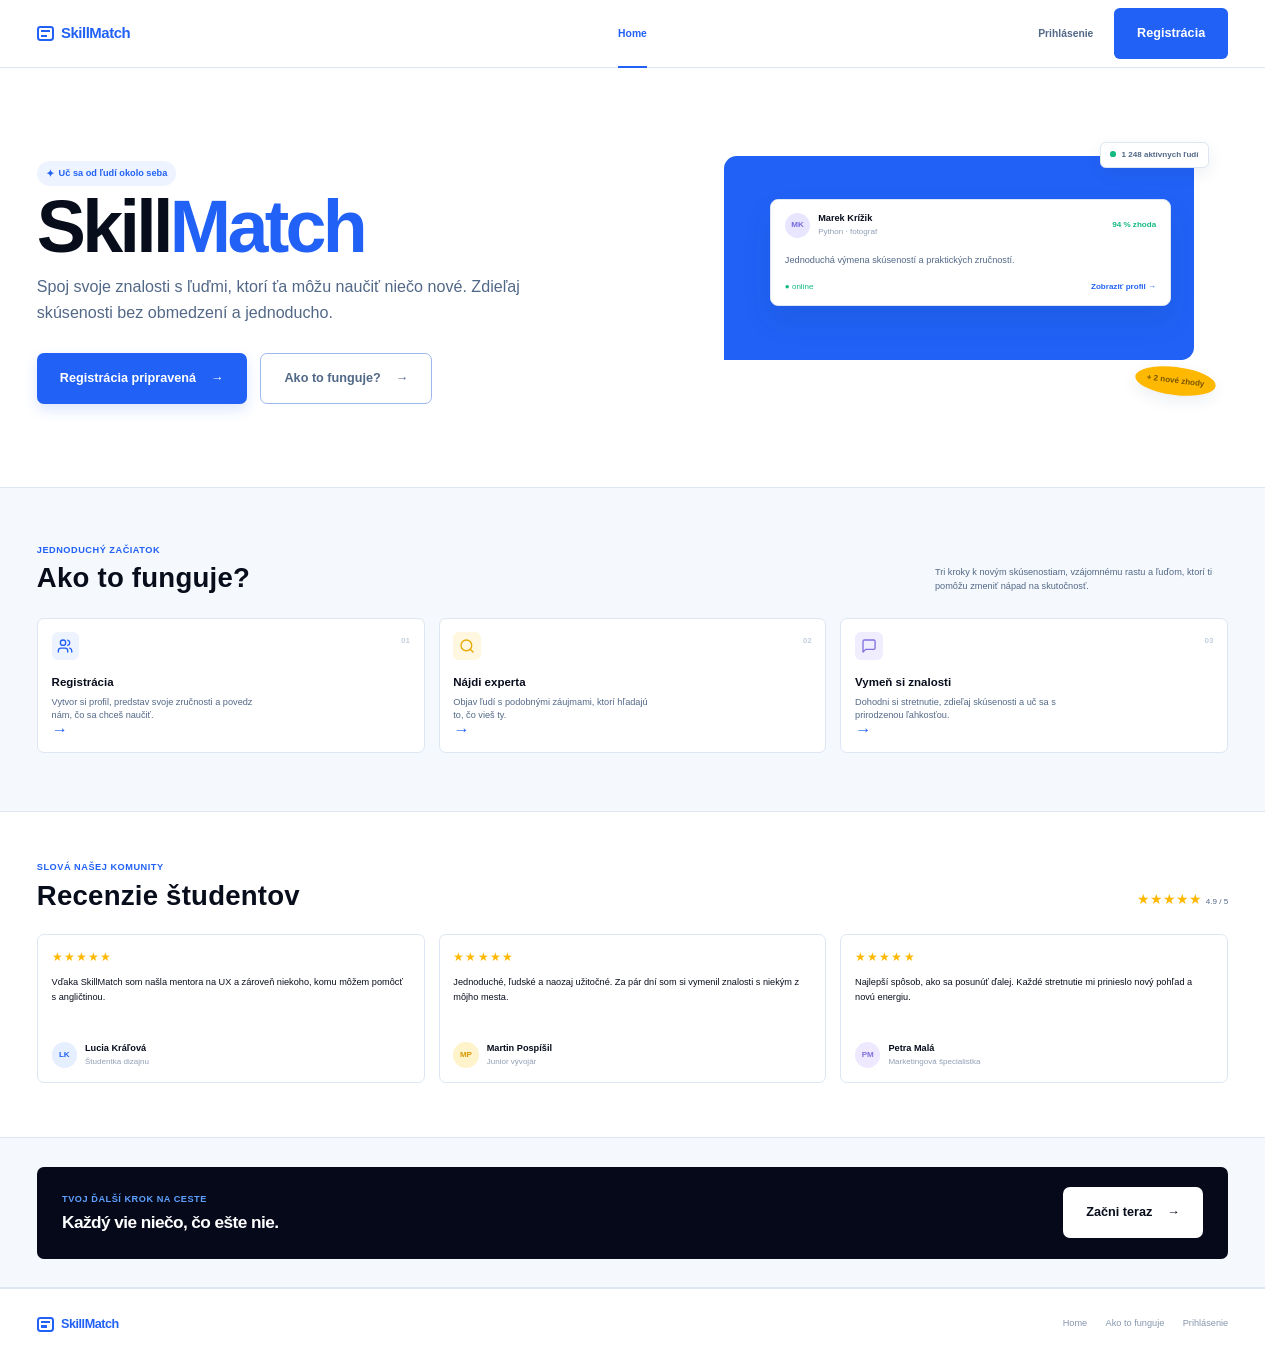
<file: index.html>
<!doctype html>
<html lang="sk">
<head>
  <meta charset="utf-8">
  <meta name="viewport" content="width=device-width, initial-scale=1">
  <meta name="description" content="SkillMatch prepája ľudí, ktorí si chcú vymieňať zručnosti a skúsenosti.">
  <title>SkillMatch — Vymieňaj si zručnosti</title>
  <link rel="icon" type="image/svg+xml" href="favicon.svg">
  <link rel="stylesheet" href="styles.css">
</head>
<body>
  <header class="site-header">
    <nav class="navigation container" aria-label="Hlavná navigácia">
      <a class="brand" href="index.html" aria-label="SkillMatch, úvodná stránka">
        <span class="brand-mark" aria-hidden="true"><span></span><span></span></span>
        <span>Skill<span>Match</span></span>
      </a>

      <div class="nav-links">
        <a class="nav-link is-active" href="index.html">Home</a>
      </div>

      <div class="nav-actions">
        <a href="prihlasenie.html" id="nav-login-btn" class="login-link">Prihlásenie</a>
        <a href="registracia.html" id="nav-register-btn" class="btn btn-primary">Registrácia</a>
      </div>
      <button class="menu-button icon-button" type="button" aria-label="Otvoriť menu" aria-expanded="false">
        <span></span><span></span><span></span>
      </button>
    </nav>
  </header>

  <main>
    <div id="landing-view">
    <section class="hero container" id="uvod">
      <div class="hero-copy">
        <p class="eyebrow intro-eyebrow"><span class="sparkle" aria-hidden="true">✦</span> Uč sa od ľudí okolo seba</p>
        <h1>Skill<span>Match</span></h1>
        <p class="hero-text">Spoj svoje znalosti s ľuďmi, ktorí ťa môžu naučiť niečo nové. Zdieľaj skúsenosti bez obmedzení a jednoducho.</p>
        <div class="hero-actions">
          <a class="button button-primary" href="registracia.html">Registrácia pripravená <span aria-hidden="true">→</span></a>
          <a class="button button-secondary" href="#ako-to-funguje">Ako to funguje? <span aria-hidden="true">→</span></a>
        </div>
      </div>

      <div class="hero-visual" aria-label="Ukážka zhody používateľov">
        <div class="blue-shape"></div>
        <div class="floating-label label-top"><span class="online-dot"></span> 1 248 aktívnych ľudí</div>
        <article class="match-card">
          <div class="match-card-head">
            <div class="avatar avatar-purple">MK</div>
            <div><strong>Marek Krížik</strong><small>Python · fotograf</small></div>
            <span class="match-score">94 % zhoda</span>
          </div>
          <p>Jednoduchá výmena skúseností a praktických zručností.</p>
          <div class="match-card-foot"><span>● online</span><a href="registracia.html">Zobraziť profil →</a></div>
        </article>
        <div class="floating-label label-bottom">+ 2 nové zhody</div>
      </div>
    </section>

    <section class="how-it-works section-pale" id="ako-to-funguje">
      <div class="container">
        <div class="section-heading">
          <div><p class="eyebrow">JEDNODUCHÝ ZAČIATOK</p><h2>Ako to funguje?</h2></div>
          <p>Tri kroky k novým skúsenostiam, vzájomnému rastu a ľuďom, ktorí ti pomôžu zmeniť nápad na skutočnosť.</p>
        </div>
        <div class="steps-grid">
          <article class="step-card">
            <div class="step-icon icon-people" aria-hidden="true">
              <svg width="14" height="14" viewBox="0 0 24 24" fill="none" stroke="currentColor" stroke-width="2" stroke-linecap="round" stroke-linejoin="round"><path d="M16 21v-2a4 4 0 0 0-4-4H6a4 4 0 0 0-4 4v2"/><circle cx="9" cy="7" r="4"/><path d="M22 21v-2a4 4 0 0 0-3-3.87"/><path d="M16 3.13a4 4 0 0 1 0 7.75"/></svg>
            </div>
            <span class="step-number">01</span><h3>Registrácia</h3><p>Vytvor si profil, predstav svoje zručnosti a povedz nám, čo sa chceš naučiť.</p><span class="card-arrow" aria-hidden="true">→</span>
          </article>
          <article class="step-card">
            <div class="step-icon icon-lamp" aria-hidden="true">
              <svg width="14" height="14" viewBox="0 0 24 24" fill="none" stroke="currentColor" stroke-width="2" stroke-linecap="round" stroke-linejoin="round"><circle cx="11" cy="11" r="8"/><path d="m21 21-4.3-4.3"/></svg>
            </div>
            <span class="step-number">02</span><h3>Nájdi experta</h3><p>Objav ľudí s podobnými záujmami, ktorí hľadajú to, čo vieš ty.</p><span class="card-arrow" aria-hidden="true">→</span>
          </article>
          <article class="step-card">
            <div class="step-icon icon-chat" aria-hidden="true">
              <svg width="14" height="14" viewBox="0 0 24 24" fill="none" stroke="currentColor" stroke-width="2" stroke-linecap="round" stroke-linejoin="round"><path d="M21 15a2 2 0 0 1-2 2H7l-4 4V5a2 2 0 0 1 2-2h14a2 2 0 0 1 2 2z"/></svg>
            </div>
            <span class="step-number">03</span><h3>Vymeň si znalosti</h3><p>Dohodni si stretnutie, zdieľaj skúsenosti a uč sa s prirodzenou ľahkosťou.</p><span class="card-arrow" aria-hidden="true">→</span>
          </article>
        </div>
      </div>
    </section>

    <section class="reviews container" id="recenzie">
      <div class="reviews-heading"><div><p class="eyebrow">SLOVÁ NAŠEJ KOMUNITY</p><h2>Recenzie študentov</h2></div><div class="rating"><span>★★★★★</span> <small>4.9 / 5</small></div></div>
      <div class="reviews-grid">
        <article class="review-card"><div class="stars">★★★★★</div><p>Vďaka SkillMatch som našla mentora na UX a zároveň niekoho, komu môžem pomôcť s angličtinou.</p><div class="review-author"><span class="avatar avatar-blue">LK</span><span><strong>Lucia Kráľová</strong><small>Študentka dizajnu</small></span></div></article>
        <article class="review-card"><div class="stars">★★★★★</div><p>Jednoduché, ľudské a naozaj užitočné. Za pár dní som si vymenil znalosti s niekým z môjho mesta.</p><div class="review-author"><span class="avatar avatar-yellow">MP</span><span><strong>Martin Pospíšil</strong><small>Junior vývojár</small></span></div></article>
        <article class="review-card"><div class="stars">★★★★★</div><p>Najlepší spôsob, ako sa posunúť ďalej. Každé stretnutie mi prinieslo nový pohľad a novú energiu.</p><div class="review-author"><span class="avatar avatar-lilac">PM</span><span><strong>Petra Malá</strong><small>Marketingová špecialistka</small></span></div></article>
      </div>
    </section>

    <section class="cta-band section-pale" id="zacat">
      <div class="cta container"><div><p class="eyebrow">TVOJ ĎALŠÍ KROK NA CESTE</p><h2>Každý vie niečo, čo ešte nie.</h2></div><a class="button button-light" href="registracia.html">Začni teraz <span aria-hidden="true">→</span></a></div>
    </section>
    </div>
  </main>

  <footer class="matching-footer"><div class="matching-footer-inner container"><a class="brand" href="index.html"><span class="brand-mark" aria-hidden="true"><span></span><span></span></span><span>Skill<span>Match</span></span></a><div class="footer-links"><a href="index.html">Home</a><a href="#ako-to-funguje">Ako to funguje</a><a href="prihlasenie.html">Prihlásenie</a></div></div></footer>
  <script src="script.js"></script>
</body>
</html>
</file>
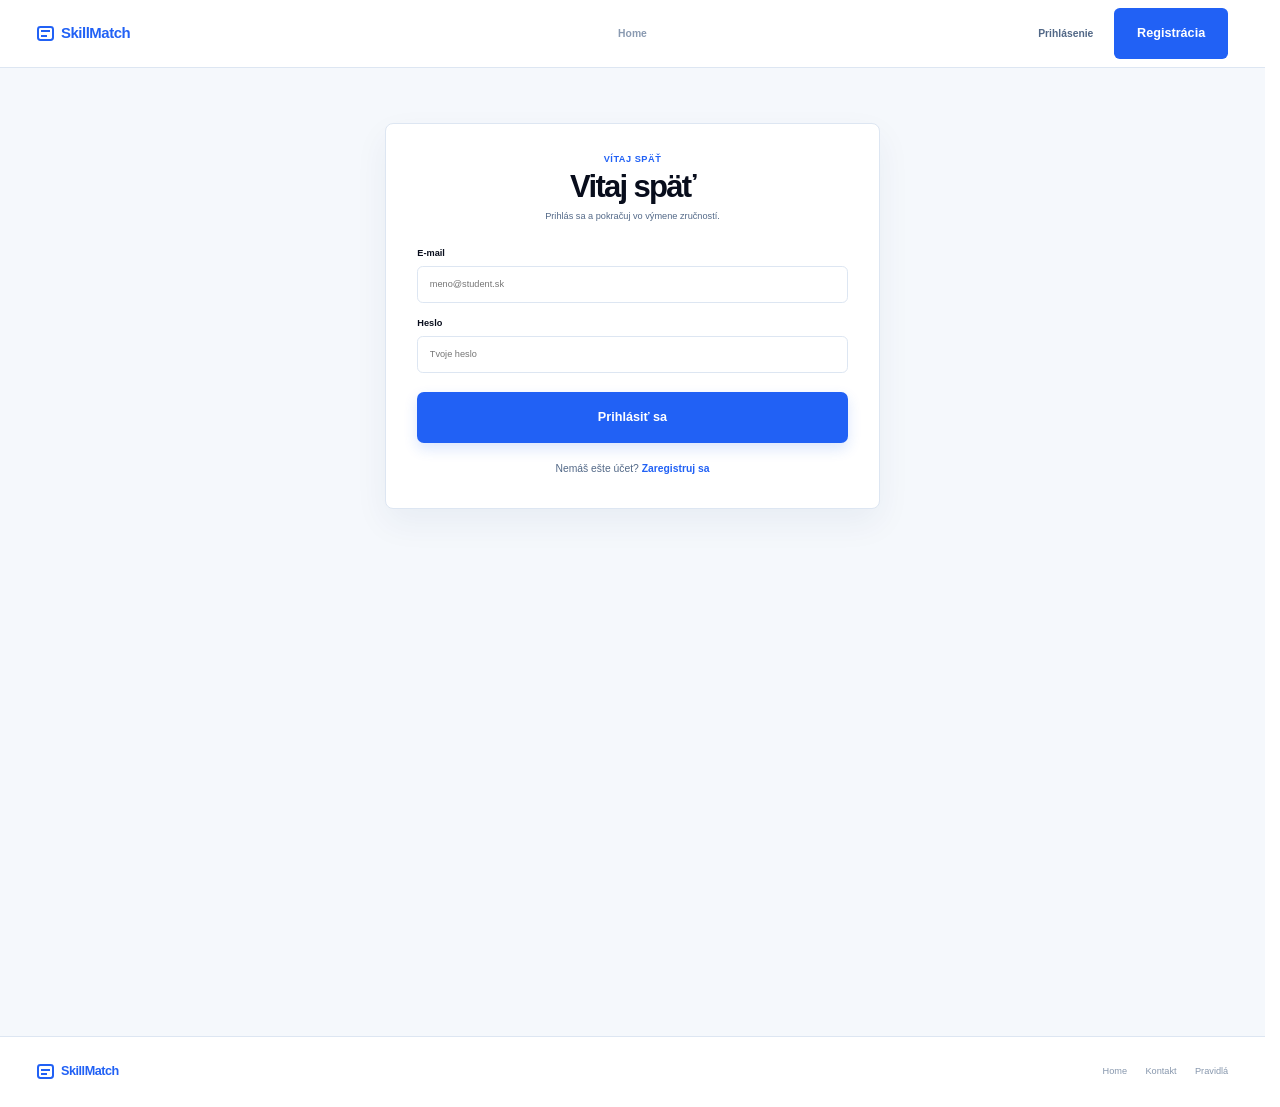
<file: chat.html>
<!DOCTYPE html>
<html lang="sk">
<head>
  <meta charset="UTF-8">
  <meta name="viewport" content="width=device-width, initial-scale=1.0">
  <title>Chat — SkillMatch</title>
  <link rel="icon" type="image/svg+xml" href="favicon.svg">
  <link rel="stylesheet" href="styles.css">
  
  <style>
    /* 1. Фіксуємо сторінку без скролу, але зберігаємо ширину під скролбар як на інших сторінках */
    html {
      margin: 0;
      padding: 0;
      height: 100%;
      overflow-y: auto;
      scrollbar-gutter: stable;
    }

    body {
      margin: 0;
      padding: 0;
      height: 100%;
      overflow: hidden;
      background: #f8fafc;
    }

    /* 2. Контейнер чату займає всю доступну висоту екрану */
    .chat-section {
      padding: 12px 20px 16px;
      max-width: 1200px;
      margin: 0 auto;
      height: calc(100dvh / 1.15 - 62px);
      box-sizing: border-box;
    }

    .chat-layout {
      display: grid;
      grid-template-columns: 340px 1fr;
      background: #ffffff;
      border: 1px solid #e2e8f0;
      border-radius: 20px;
      box-shadow: 0 10px 30px rgba(15, 23, 42, 0.04);
      height: 100%;
      min-height: 0;
      overflow: hidden;
    }

    /* --- Лівий стовпець --- */
    .chat-sidebar {
      padding: 0;
      border-right: 1px solid #e2e8f0;
      display: flex;
      flex-direction: column;
      height: 100%;
      min-height: 0;
    }

    .chat-sidebar-top {
      padding: 20px 20px 16px;
      border-bottom: 1px solid #f1f5f9;
      flex-shrink: 0;
    }

    .chat-eyebrow-row { display: flex; align-items: center; justify-content: space-between; margin-bottom: 6px; }
    .chat-eyebrow { font-size: 0.72rem; font-weight: 700; letter-spacing: 0.08em; text-transform: uppercase; color: #2563eb; }
    .chat-badge-count { background: #2563eb; color: #ffffff; font-size: 0.75rem; font-weight: 700; width: 24px; height: 24px; border-radius: 999px; display: inline-flex; align-items: center; justify-content: center; }
    .chat-sidebar-top h1 { margin: 0 0 14px; font-size: 1.65rem; line-height: 1.2; letter-spacing: -0.02em; }

    .chat-search-wrap { position: relative; }
    .chat-search-wrap input { width: 100%; box-sizing: border-box; padding: 10px 14px 10px 36px; border: 1px solid #e2e8f0; border-radius: 12px; font-family: inherit; font-size: 0.9rem; background: #f8fafc; outline: none; }
    .chat-search-wrap input:focus { border-color: #2563eb; background: #ffffff; }
    .chat-search-icon { position: absolute; left: 12px; top: 50%; transform: translateY(-50%); color: #94a3b8; display: inline-flex; pointer-events: none; }

    .chat-list { flex: 1; overflow-y: auto; min-height: 0; }

    .chat-item { display: flex; align-items: center; gap: 14px; padding: 16px 20px; border-bottom: 1px solid #f1f5f9; border-left: 3px solid transparent; cursor: pointer; transition: background 0.15s ease; }
    .chat-item:hover { background: #f8fafc; }
    .chat-item.active { background: #eff6ff; border-left-color: #2563eb; }

    /* Масштабуємо фото як у .avatar-circle-wrap, щоб прибрати чорну рамку */
    .chat-avatar {
      width: 48px;
      height: 48px;
      border-radius: 50%;
      overflow: hidden;
      background: #e2e8f0;
      border: 2px solid #e2e8f0;
      flex-shrink: 0;
      display: flex;
      align-items: center;
      justify-content: center;
    }

    .chat-avatar img {
      width: 100%;
      height: 100%;
      object-fit: cover;
      object-position: center;
      transform: scale(1.3);
    }

    .chat-item-info { flex: 1; min-width: 0; }
    .chat-item-header { display: flex; justify-content: space-between; align-items: baseline; margin-bottom: 3px; }
    .chat-item-header h3 { margin: 0; font-size: 0.98rem; }
    .chat-time { font-size: 0.75rem; color: #94a3b8; }
    .chat-preview { margin: 0; font-size: 0.85rem; color: #64748b; white-space: nowrap; overflow: hidden; text-overflow: ellipsis; }

    /* --- Правий стовпець (Чат) --- */
    .chat-main {
      display: flex;
      flex-direction: column;
      height: 100%;
      min-height: 0;
    }

    .chat-header {
      padding: 16px 24px;
      border-bottom: 1px solid #e2e8f0;
      display: flex;
      align-items: center;
      justify-content: space-between;
      flex-shrink: 0;
    }

    .chat-header-left { display: flex; align-items: center; gap: 14px; }
    .chat-header-actions { display: flex; align-items: center; gap: 8px; }
    .chat-header-title h2 { margin: 0 0 2px; font-size: 1.05rem; }
    .chat-status { margin: 0; font-size: 0.85rem; color: #64748b; display: flex; align-items: center; gap: 6px; }
    .status-dot { width: 8px; height: 8px; border-radius: 50%; background: #22c55e; display: inline-block; }
    .chat-btn-outline { padding: 9px 16px; border-radius: 10px; border: 1px solid #e2e8f0; background: #ffffff; color: #334155; font-family: inherit; font-size: 0.85rem; font-weight: 600; text-decoration: none; cursor: pointer; }
    .chat-btn-outline:hover { border-color: #cbd5e1; background: #f8fafc; }

    .chat-messages {
      flex: 1;
      min-height: 0;
      overflow-y: auto;
      padding: 24px;
      display: flex;
      flex-direction: column;
      gap: 14px;
      background: #fafafa;
    }

    .chat-date-divider { align-self: center; background: #f1f5f9; color: #64748b; font-size: 0.78rem; font-weight: 600; padding: 4px 14px; border-radius: 999px; margin-bottom: 4px; }

    .message-row { display: flex; flex-direction: column; max-width: 72%; }
    .message-row.incoming { align-self: flex-start; }
    .message-row.outgoing { align-self: flex-end; }
    .message-bubble { padding: 12px 16px; border-radius: 16px; font-size: 0.92rem; line-height: 1.55; word-wrap: break-word; white-space: pre-wrap; }
    .message-row.incoming .message-bubble { background: #ffffff; border: 1px solid #e2e8f0; color: #0f172a; border-bottom-left-radius: 4px; }
    .message-row.outgoing .message-bubble { background: #2563eb; color: #ffffff; border-bottom-right-radius: 4px; }

    .message-time { font-size: 0.72rem; color: #94a3b8; margin-top: 4px; padding: 0 4px; }
    .message-row.outgoing .message-time { text-align: right; }

    .chat-footer {
      padding: 14px 24px;
      border-top: 1px solid #e2e8f0;
      background: #ffffff;
      flex-shrink: 0;
    }

    .chat-form { display: flex; align-items: center; gap: 12px; }
    .chat-form input { flex: 1; padding: 12px 16px; border: 1px solid #e2e8f0; border-radius: 12px; font-family: inherit; font-size: 0.92rem; background: #f8fafc; outline: none; }
    .chat-form input:focus { border-color: #2563eb; background: #ffffff; }
    .chat-form .btn-primary { background: #2563eb; color: #ffffff; border: none; padding: 12px 20px; border-radius: 12px; font-weight: 600; cursor: pointer; }
    .chat-form .btn-primary:disabled { opacity: 0.6; cursor: not-allowed; }
  </style>
</head>
<body>
  <header class="site-header">
    <nav class="navigation container" aria-label="Hlavná navigácia">
      <a class="brand" href="dashboard.html" aria-label="SkillMatch, dashboard"><span class="brand-mark" aria-hidden="true"><span></span><span></span></span><span>Skill<span>Match</span></span></a>
      <div class="nav-links">
        <a class="nav-link" href="dashboard.html">Home</a>
        <a class="nav-link" href="matching-hub.html">Matching Hub</a>
        <a class="nav-link is-active" href="chat.html">Chat</a>
      </div>
      <div class="nav-actions">
        <a href="moj-profil.html" class="btn btn-primary">Môj profil</a>
        <a href="index.html" class="login-link">Odhlásiť sa</a>
      </div>
      <button class="menu-button icon-button" type="button" aria-label="Otvoriť menu" aria-expanded="false"><span></span><span></span><span></span></button>
    </nav>
  </header>

  <main class="chat-section">
    <div class="chat-layout">
      <aside class="chat-sidebar">
        <div class="chat-sidebar-top">
          <div class="chat-eyebrow-row">
            <span class="chat-eyebrow">Komunikácia</span>
            <span class="chat-badge-count">3</span>
          </div>
          <h1>Správy</h1>
          <div class="chat-search-wrap">
            <span class="chat-search-icon" aria-hidden="true">
              <svg width="15" height="15" viewBox="0 0 24 24" fill="none" stroke="currentColor" stroke-width="2" stroke-linecap="round" stroke-linejoin="round"><circle cx="11" cy="11" r="8"/><path d="m21 21-4.3-4.3"/></svg>
            </span>
            <input type="text" id="chat-search-input" placeholder="Hľadať konverzáciu..." aria-label="Hľadať konverzáciu">
          </div>
        </div>
        <div class="chat-list" id="chat-list"></div>
      </aside>

      <section class="chat-main">
        <div class="chat-header">
          <div class="chat-header-left">
            <button type="button" id="mobile-chat-back" class="mobile-chat-back-btn">← Späť</button>
            <div class="chat-avatar">
              <img id="active-chat-avatar" src="img/jakub.png" alt="">
            </div>
            <div class="chat-header-title">
              <h2 id="active-chat-name">Načítava sa...</h2>
              <p class="chat-status">
                <span class="status-dot"></span>
                <span id="active-chat-role">Online</span>
              </p>
            </div>
          </div>
          <div class="chat-header-actions">
            <a href="profil-jakub.html" class="chat-btn-outline" id="active-profile-link">Zobraziť profil</a>
          </div>
        </div>

        <div class="chat-messages" id="chat-messages"></div>

        <div class="chat-footer">
          <form class="chat-form" id="chat-form">
            <input type="text" id="chat-input" placeholder="Napíš správu..." autocomplete="off" required>
            <button type="submit" class="btn-primary" id="send-btn">Odoslať →</button>
          </form>
        </div>
      </section>
    </div>
  </main>

  <script src="script.js"></script>
  <script src="chat.js"></script>
</body>
</html>
</file>
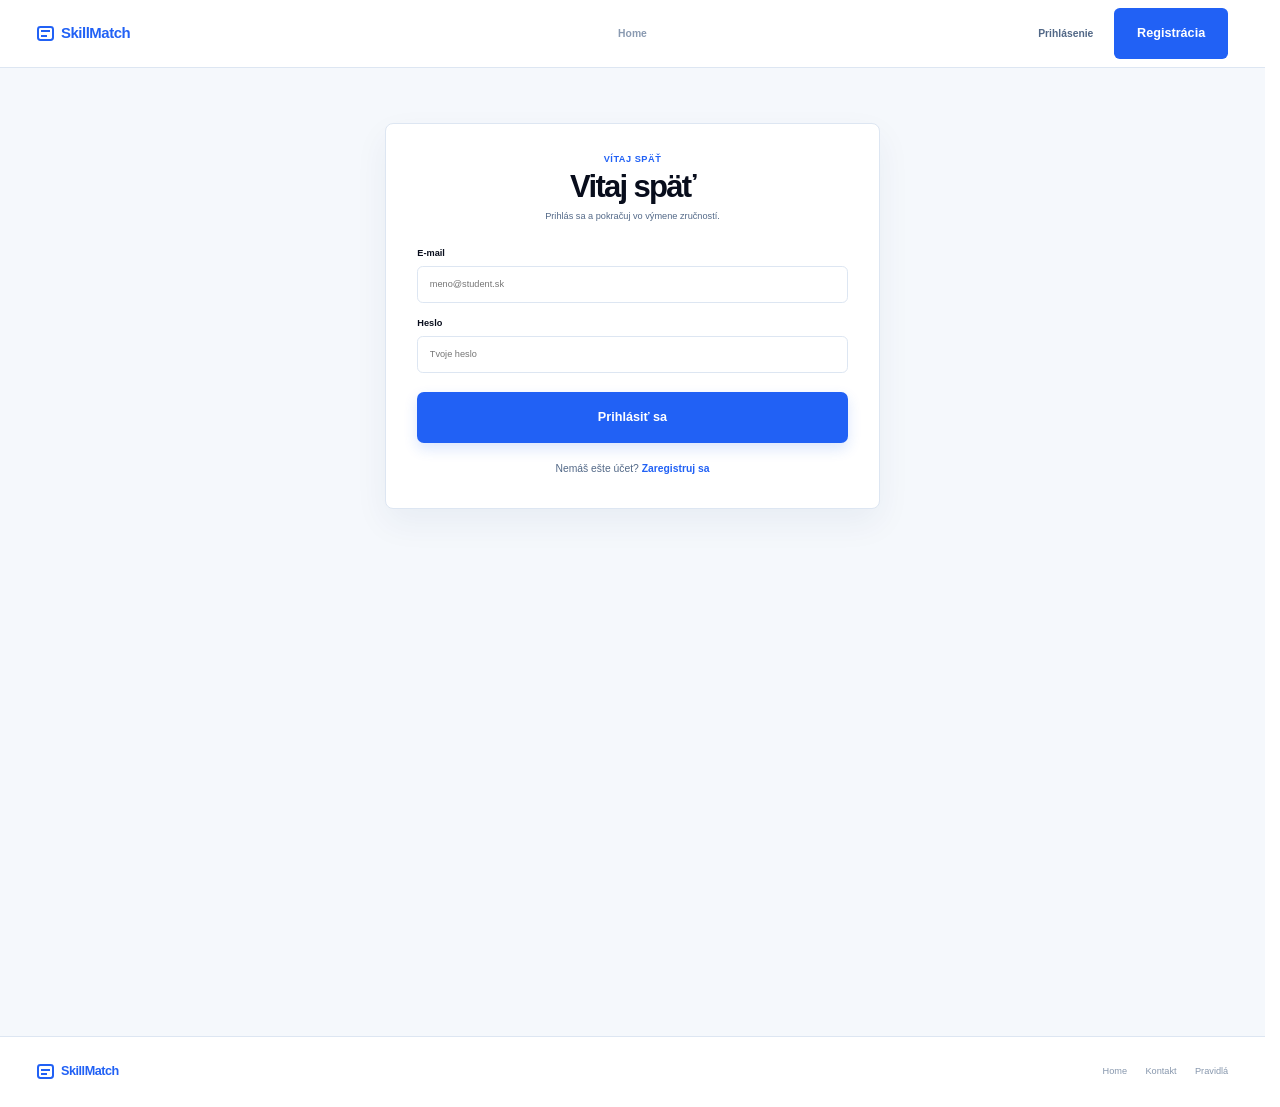
<file: dashboard.html>
<!doctype html>
<html lang="sk">
<head>
  <meta charset="utf-8">
  <meta name="viewport" content="width=device-width, initial-scale=1">
  <meta name="description" content="Dashboard komunity SkillMatch.">
  <title>Dashboard — SkillMatch</title>
  <link rel="icon" type="image/svg+xml" href="favicon.svg">
  <link rel="stylesheet" href="styles.css">
</head>
<body>
  <header class="site-header">
    <nav class="navigation container" aria-label="Hlavná navigácia">
      <a class="brand" href="dashboard.html" aria-label="SkillMatch, dashboard"><span class="brand-mark" aria-hidden="true"><span></span><span></span></span><span>Skill<span>Match</span></span></a>
      <div class="nav-links"><a class="nav-link is-active" href="dashboard.html">Home</a><a class="nav-link" href="matching-hub.html">Matching Hub</a><a class="nav-link" href="chat.html">Chat</a></div>
      <div class="nav-actions"><a href="moj-profil.html" class="btn btn-primary">Môj profil</a><a href="index.html" class="login-link">Odhlásiť sa</a></div>
      <button class="menu-button icon-button" type="button" aria-label="Otvoriť menu" aria-expanded="false"><span></span><span></span><span></span></button>
    </nav>
  </header>
  <main>
    <div class="container">
      <section class="dashboard-heading" aria-labelledby="dashboard-welcome">
        <p class="eyebrow text-center">TVOJ SKILLMATCH PREHĽAD</p>
        <h1 id="dashboard-welcome" class="text-center mt-5 mb-4">Vitaj späť!</h1>
        <div class="dashboard-quick-grid" aria-label="Rýchle akcie">
          <a class="dashboard-quick-card" href="matching-hub.html">
            <span class="dashboard-quick-badge">3 dostupní</span>
            <strong>Matching Hub</strong>
            <span>Nájdi partnera na výmenu zručností</span>
          </a>
          <a class="dashboard-quick-card" href="chat.html">
            <span class="dashboard-quick-badge">Online</span>
            <strong>Správy &amp; Chat</strong>
            <span>Pokračuj v konverzácii s mentormi</span>
          </a>
          <a class="dashboard-quick-card" href="moj-profil.html">
            <span class="dashboard-quick-badge">Profil</span>
            <strong>Môj profil</strong>
            <span>Doplň svoje zručnosti a portfólio</span>
          </a>
        </div>
      </section>

      <section class="community-intro" aria-labelledby="community-title">
        <div class="community-illustration"><img src="https://images.unsplash.com/photo-1522071820081-009f0129c71c?auto=format&amp;fit=crop&amp;w=800&amp;q=80" alt="Študenti spolupracujú pri učení" loading="lazy"></div>
        <div class="community-copy"><p class="eyebrow">O NAŠEJ KOMUNITE</p><h2 id="community-title">Vedomosti rastú, keď sa o ne delíme.</h2><p>SkillMatch nie je len obyčajná platforma. Je to priestor, kde sa študenti a profesionáli stretávajú, aby si navzájom pomáhali rásť. Veríme, že každý z nás má vedomosti, ktoré môžu niekomu inému zmeniť život. Či už si expert na programovanie, dizajnér hľadajúci inšpiráciu, alebo markeťák, ktorý potrebuje pomôcť s analytikou – tu nájdeš svojho partnera na učenie.</p><p>Naša filozofia je jednoduchá: Vedomosti rastú, keď sa o ne delíme. Namiesto platenia za drahé kurzy ti ponúkame možnosť vymeniť tvoj čas a zručnosti za niečo nové. Zapoj sa do diskusií, vytvor si silný profil a začni budovať sieť kontaktov, ktorá ťa posunie vpred.</p></div>
      </section>

      <section class="community-reviews" aria-labelledby="community-reviews-title">
        <div class="community-section-heading"><p class="eyebrow">ČO HOVORIA NAŠI ČLENOVIA</p><h2 id="community-reviews-title">Úspešné výmeny zručností</h2></div>
        <div class="community-review-grid">
          <article class="community-review">
            <div class="community-review-head">
              <img src="https://images.unsplash.com/photo-1539571696357-5a69c17a67c6?auto=format&amp;fit=crop&amp;w=150&amp;h=150&amp;q=80" alt="" loading="lazy">
              <div><div class="stars" role="img" aria-label="Hodnotenie: 5 z 5">★★★★★</div><strong>Tomáš V.</strong></div>
            </div>
            <p>Vďaka SkillMatch som sa naučil základy Reactu za pár týždňov. Na oplátku som pomohol s UX dizajnom. Skvelá skúsenosť!</p>
          </article>
          <article class="community-review">
            <div class="community-review-head">
              <img src="https://images.unsplash.com/photo-1494790108377-be9c29b29330?auto=format&amp;fit=crop&amp;w=150&amp;h=150&amp;q=80" alt="" loading="lazy">
              <div><div class="stars" role="img" aria-label="Hodnotenie: 5 z 5">★★★★★</div><strong>Ema K.</strong></div>
            </div>
            <p>Konečne platforma, ktorá má zmysel. Našla som tu mentora na marketing a ušetrila stovky eur.</p>
          </article>
        </div>
      </section>

      <section class="community-contact" id="kontakt" aria-labelledby="contact-title">
        <p class="eyebrow">KONTAKTUJTE NÁS</p>
        <h2 id="contact-title">Máš otázky?</h2>
        <p>Napíš nám a radi ti pomôžeme začať.</p>
        <div class="contact-grid">
          <a class="contact-box" href="mailto:podpora@skillmatch.sk">
            <span class="contact-icon" aria-hidden="true">
              <svg width="14" height="14" viewBox="0 0 24 24" fill="none" stroke="currentColor" stroke-width="2" stroke-linecap="round" stroke-linejoin="round"><rect width="20" height="16" x="2" y="4" rx="2"/><path d="m22 7-8.97 5.7a1.94 1.94 0 0 1-2.06 0L2 7"/></svg>
            </span>
            <span><small>E-mail</small>podpora@skillmatch.sk</span>
          </a>
          <a class="contact-box" href="tel:+421905123456">
            <span class="contact-icon" aria-hidden="true">
              <svg width="14" height="14" viewBox="0 0 24 24" fill="none" stroke="currentColor" stroke-width="2" stroke-linecap="round" stroke-linejoin="round"><path d="M22 16.92v3a2 2 0 0 1-2.18 2 19.79 19.79 0 0 1-8.63-3.07 19.5 19.5 0 0 1-6-6 19.79 19.79 0 0 1-3.07-8.67A2 2 0 0 1 4.11 2h3a2 2 0 0 1 2 1.72c.127.96.361 1.903.7 2.81a2 2 0 0 1-.45 2.11L8.09 9.91a16 16 0 0 0 6 6l1.27-1.27a2 2 0 0 1 2.11-.45c.907.339 1.85.573 2.81.7A2 2 0 0 1 22 16.92z"/></svg>
            </span>
            <span><small>Telefón</small>+421 905 123 456</span>
          </a>
        </div>
        <div class="contact-art" aria-hidden="true">
          <svg width="24" height="24" viewBox="0 0 24 24" fill="none" stroke="currentColor" stroke-width="1.8" stroke-linecap="round" stroke-linejoin="round"><path d="m22 2-7 20-4-9-9-4Z"/><path d="M22 2 11 13"/></svg>
        </div>
      </section>
    </div>
  </main>
  <footer class="matching-footer"><div class="matching-footer-inner container"><a class="brand" href="dashboard.html"><span class="brand-mark" aria-hidden="true"><span></span><span></span></span><span>Skill<span>Match</span></span></a><div class="footer-links"><a href="dashboard.html">Home</a><a href="#kontakt">Kontakt</a><a href="matching-hub.html">Matching Hub</a></div></div></footer>
  <script src="script.js"></script>
</body>
</html>
</file>
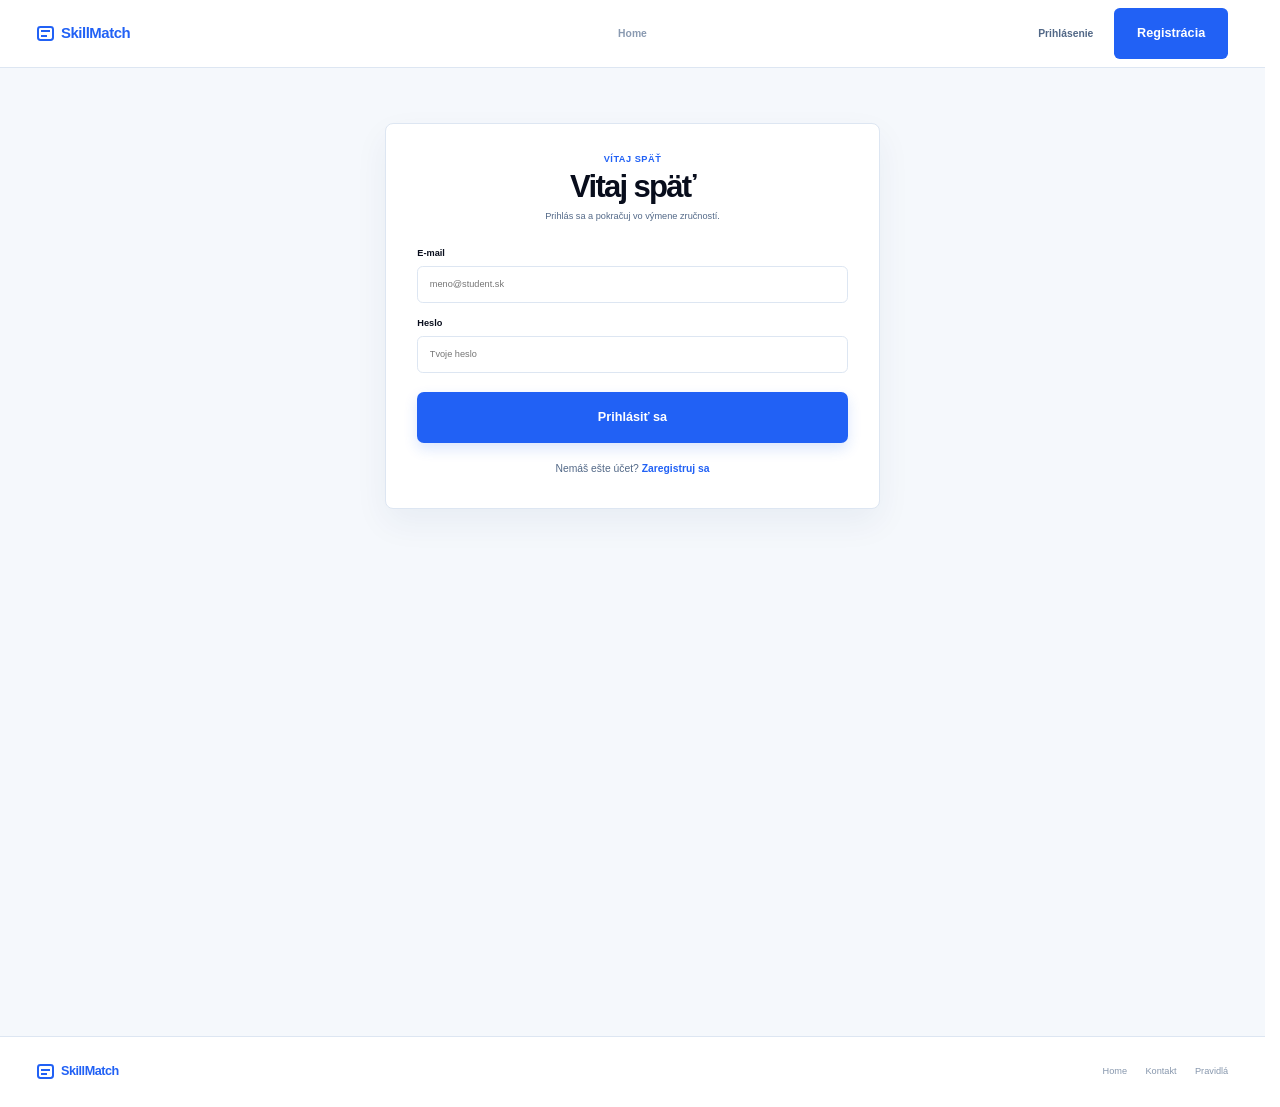
<file: matching-hub.html>
<!doctype html>
<html lang="sk">
<head>
	<meta charset="utf-8">
	<meta name="viewport" content="width=device-width, initial-scale=1">
	<meta name="description" content="Nájdite ľudí, s ktorými si vymeníte vedomosti, skúsenosti a inšpiráciu.">
	<title>Matching Hub — SkillMatch</title>
	<link rel="icon" type="image/svg+xml" href="favicon.svg">
	<link rel="stylesheet" href="styles.css">
</head>
<body>
	<header class="site-header">
		<nav class="navigation container" aria-label="Hlavná navigácia">
			<a class="brand" href="dashboard.html" aria-label="SkillMatch, dashboard"><span class="brand-mark" aria-hidden="true"><span></span><span></span></span><span>Skill<span>Match</span></span></a>
			<div class="nav-links">
				<a class="nav-link" href="dashboard.html">Home</a>
				<a class="nav-link is-active" href="matching-hub.html">Matching Hub</a>
				<a class="nav-link" href="chat.html">Chat</a>
			</div>
			<div class="nav-actions">
				<a href="moj-profil.html" class="btn btn-primary">Môj profil</a>
				<a href="index.html" class="login-link">Odhlásiť sa</a>
			</div>
			<button class="menu-button icon-button" type="button" aria-label="Otvoriť menu" aria-expanded="false"><span></span><span></span><span></span></button>
		</nav>
	</header>

	<main class="matching-page">
		<div class="matching-main container">
			<section class="matching-intro" aria-labelledby="matching-title">
				<div><p class="eyebrow intro-eyebrow"><span class="sparkle" aria-hidden="true">✦</span> OBJAVTE NOVÉ MOŽNOSTI</p><h1 id="matching-title">Matching Hub</h1><p>Nájdite ľudí, s ktorými si vymeníte vedomosti, skúsenosti a inšpiráciu.</p></div>
				<div class="matching-count"><strong>3 aktívne profily</strong><span>Pripravené na výmenu dnes</span></div>
			</section>

			<div class="matching-tools">
				<label class="matching-search" for="profile-search"><svg viewBox="0 0 24 24" aria-hidden="true"><circle cx="11" cy="11" r="5.5"></circle><path d="m16 16 4 4"></path></svg><input id="profile-search" type="search" placeholder="Vyhľadávanie podľa mena alebo zručnosti..." aria-label="Vyhľadávanie profilov"></label>
				<select class="sort-select" aria-label="Zoradenie profilov">
					<option value="recommended">Zoradiť: Odporúčané</option>
					<option value="newest">Zoradiť: Najnovšie</option>
					<option value="az">Zoradiť: Podľa mena (A–Z)</option>
				</select>
			</div>

			<div class="matching-layout">
				<aside class="filter-panel" aria-label="Filtrovanie profilov">
					<div class="filter-title">
						<span style="display:inline-flex; align-items:center; gap:6px;">
							<svg width="15" height="15" viewBox="0 0 24 24" fill="none" stroke="currentColor" stroke-width="2" stroke-linecap="round" stroke-linejoin="round" aria-hidden="true"><polygon points="22 3 2 3 10 12.46 10 19 14 21 14 12.46 22 3"/></svg>
							Filtrovanie
						</span>
						<button class="filter-reset" type="reset">Vyčistiť</button>
					</div>
					<fieldset class="filter-group"><h2>KATEGÓRIE</h2><label class="filter-option"><input type="checkbox" checked> Všetky zručnosti <em>3</em></label><label class="filter-option"><input type="checkbox"> Technológie <em>2</em></label><label class="filter-option"><input type="checkbox"> Dizajn <em>1</em></label></fieldset>
					<fieldset class="filter-group">
						<h2>ÚROVEŇ <span id="level-badge">Všetky</span></h2>
						<input type="range" id="level-slider" class="level-range-input" min="0" max="3" step="1" value="0" aria-label="Filtrovať podľa úrovne">
						<div class="level-labels"><span>Všetky</span><span>Zač.</span><span>Pokr.</span><span>Expert</span></div>
					</fieldset>
				</aside>

				<section class="profiles" aria-labelledby="recommended-title">
					<div class="profiles-heading"><div><h2 id="recommended-title">Odporúčané pre vás</h2><p>Ľudia s podobnými záujmami a doplňujúcimi sa zručnosťami</p></div><span class="verified">✓ Overené profily</span></div>
					<div class="profile-grid matching-grid">
						<article class="profile-card" data-name="Jakub" data-skills="IT AI Programovanie" data-profile-id="jakub" data-level="3"><div class="profile-head"><div class="avatar-circle-wrap"><img src="img/jakub.png" class="hub-avatar" alt=""></div></div><div class="hub-profile-details"><div class="profile-name"><strong>Jakub</strong><span>Študent IT &amp; AI</span></div><span class="category">TECHNOLÓGIE</span></div><p class="hub-bio">Zaujímam sa o programovanie a AI. Hľadám praktické skúsenosti a výmenu znalostí.</p><div class="skill-tags hub-tags"><span class="skill-tag">Bratislava</span><span class="skill-tag">Programovanie</span><span class="skill-tag">AI</span></div><a class="exchange-button" href="profil-jakub.html">Zobraziť profil →</a></article>
						<article class="profile-card" data-name="Timea" data-skills="Matematika Analýza Algebra Štatistika" data-profile-id="timea" data-level="3">
  <div class="profile-head"><div class="avatar-circle-wrap"><img src="img/timea.png" class="hub-avatar" alt=""></div></div>
  <div class="hub-profile-details"><div class="profile-name"><strong>Timea</strong><span>Profesorka matematiky</span></div><span class="category">MATEMATIKA</span></div>
  <p class="hub-bio">Vyučujem matematiku a vysvetľujem zložité témy krok za krokom na praktických príkladoch.</p>
  <div class="skill-tags hub-tags"><span class="skill-tag">Bratislava</span><span class="skill-tag">Analýza</span><span class="skill-tag">Štatistika</span></div>
  <a class="exchange-button" href="profil-timea.html">Zobraziť profil →</a>
</article>
						<article class="profile-card" data-name="Petr" data-skills="UX UI Dizajn Weby Programovanie" data-profile-id="petr" data-level="1"><div class="profile-head"><div class="avatar-circle-wrap"><img src="img/petr.png" class="hub-avatar" alt=""></div></div><div class="hub-profile-details"><div class="profile-name"><strong>Petr</strong><span>Študent / UX &amp; UI dizajnér</span></div><span class="category">DIZAJN</span></div><p class="hub-bio">Venujem sa UX/UI dizajnu, webom a programovaniu. Chcem sa učiť od ľudí z praxe.</p><div class="skill-tags hub-tags"><span class="skill-tag">Slovensko</span><span class="skill-tag">UX/UI dizajn</span><span class="skill-tag">Weby</span></div><a class="exchange-button" href="profil-petr.html">Zobraziť profil →</a></article>
					</div>
				</section>
			</div>
		</div>
	</main>

	<footer class="matching-footer"><div class="matching-footer-inner container"><a class="brand" href="dashboard.html"><span class="brand-mark" aria-hidden="true"><span></span><span></span></span><span>Skill<span>Match</span></span></a><div class="footer-links"><a href="dashboard.html">Home</a><a href="dashboard.html#kontakt">Kontakt</a><a href="chat.html">Chat</a></div></div></footer>
	<div class="toast" role="status" aria-live="polite"></div>
	<script src="script.js"></script>
</body>
</html>
</file>
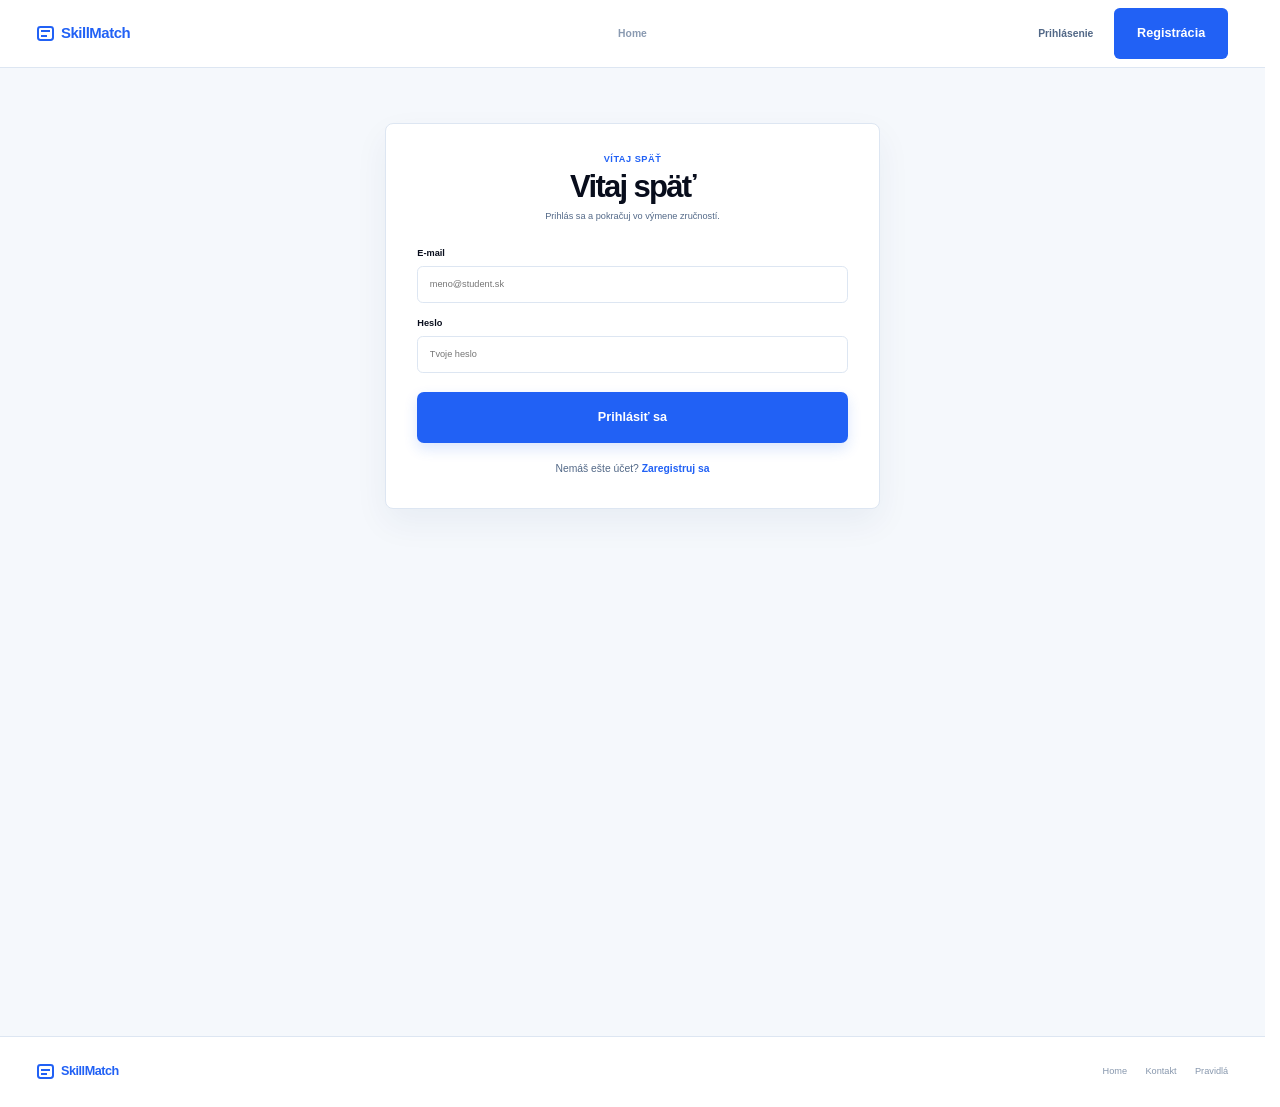
<file: moj-profil.html>
<!doctype html>
<html lang="sk">
<head>
  <meta charset="utf-8">
  <meta name="viewport" content="width=device-width, initial-scale=1">
  <meta name="description" content="Môj používateľský profil na platforme SkillMatch.">
  <title>Môj profil — SkillMatch</title>
  <link rel="icon" type="image/svg+xml" href="favicon.svg">
  <link rel="stylesheet" href="styles.css">
</head>
<body>
  <header class="site-header">
    <nav class="navigation container" aria-label="Hlavná navigácia">
      <a class="brand" href="dashboard.html" aria-label="SkillMatch, dashboard"><span class="brand-mark" aria-hidden="true"><span></span><span></span></span><span>Skill<span>Match</span></span></a>
      <div class="nav-links">
        <a class="nav-link" href="dashboard.html">Home</a>
        <a class="nav-link" href="matching-hub.html">Matching Hub</a>
        <a class="nav-link" href="chat.html">Chat</a>
      </div>
      <div class="nav-actions">
        <a href="moj-profil.html" class="btn btn-primary">Môj profil</a>
        <a href="index.html" class="login-link">Odhlásiť sa</a>
      </div>
      <button class="menu-button icon-button" type="button" aria-label="Otvoriť menu" aria-expanded="false"><span></span><span></span><span></span></button>
    </nav>
  </header>

  <main class="profile-page">
    <div class="profile-main container">
      <section class="profile-heading" aria-labelledby="profile-name-display">
        <div><p class="eyebrow">MÔJ PROFIL</p><h1 id="profile-name-display">Študent SkillMatch</h1><p class="profile-meta"><span id="profile-location">Slovensko</span> · Člen SkillMatch</p></div>
        <div class="profile-heading-actions"><a href="chat.html" class="btn btn-primary">Prejsť do chatu</a><button type="button" id="edit-profile-button" class="btn btn-secondary">Upraviť profil</button></div>
      </section>

      <section class="profile-dashboard" aria-label="Informácie o profile">
        <div>
          <article class="profile-card-panel profile-about"><div class="profile-photo" role="img" aria-label="Profilová fotografia používateľa"><span id="profile-initials">SM</span></div><div><h2 id="profile-greeting">Ahoj, som študent</h2><p><span id="profile-role">Nový člen</span> · <span id="profile-exchanges">0 výmen</span></p><p id="profile-bio" class="empty-hint">Zatiaľ nemáš vyplnené bio. Klikni na „Upraviť profil“ a napíš niečo o sebe.</p></div></article>
          <div class="profile-offerings">
            <article class="profile-card-panel offering-card"><h2>Čo ponúkam</h2><p>Zručnosti, ktoré odovzdávam</p><ul class="offering-list" id="profile-offers"><li>Zatiaľ nepridané žiadne zručnosti.</li></ul></article>
            <article class="profile-card-panel offering-card"><h2>Čo hľadám</h2><p>Na čom chcem pracovať ďalej</p><ul class="offering-list looking-list" id="profile-seeks"><li>Zatiaľ nepridané žiadne zručnosti.</li></ul></article>
          </div>
        </div>
        <aside class="portfolio-card" id="profile-portfolio">
          <p class="eyebrow">PORTFÓLIO</p>
          <h2>Pozrime sa na moju prácu.</h2>
          <p class="portfolio-empty-text">Zatiaľ nepridané žiadne odkazy na portfólio.</p>
          <div class="portfolio-links"></div>
        </aside>
      </section>

      <section class="profile-lower">
        <article class="profile-card-panel activity-card"><div class="profile-section-top"><div><p class="eyebrow">AKTIVITA</p><h2>Prehľad výmen</h2></div></div><p class="empty-state">Tvoj kalendár výmen momentálne spí zimným spánkom. Rýchlo si niekoho nájdi v Matching Hube!</p></article>
        <article class="profile-card-panel feedback-card"><div class="profile-section-top"><div><p class="eyebrow">SPÄTNÁ VÄZBA</p><h2>Recenzie</h2></div></div><p class="empty-state">Zatiaľ tu vládne ticho... Ešte nemáš žiadne recenzie. Dohodni si prvú výmenu a získaj prvých 5 hviezdičiek!</p></article>
      </section>

      <section class="profile-card-panel history-card"><div class="profile-section-top"><div><p class="eyebrow">HISTÓRIA</p><h2>Moje výmeny</h2></div></div><p class="empty-state">Zatiaľ nemáš dokončené žiadne výmeny. Vyber si partnera v Matching Hube.</p></section>
    </div>
  </main>

  <footer class="matching-footer"><div class="matching-footer-inner container"><a class="brand" href="dashboard.html"><span class="brand-mark" aria-hidden="true"><span></span><span></span></span><span>Skill<span>Match</span></span></a><div class="footer-links"><a href="dashboard.html">Home</a><a href="dashboard.html#kontakt">Kontakt</a><a href="matching-hub.html">Matching Hub</a></div></div></footer>

  <div id="edit-profile-modal" class="modal-overlay" style="display: none;" role="dialog" aria-modal="true" aria-labelledby="edit-profile-title">
    <div class="modal-box">
      <h2 id="edit-profile-title">Upraviť profil</h2>
      <form id="edit-profile-form" class="registration-form">
        <div class="registration-field">
          <label for="edit-avatar">Profilová fotka</label>
          <div style="display:flex; align-items:center; gap:12px;">
            <div id="edit-avatar-preview" style="width:52px; height:52px; border-radius:12px; overflow:hidden; background:#1e293b; color:#fff; display:flex; align-items:center; justify-content:center; font-weight:800; font-size:13px; flex-shrink:0;">SM</div>
            <div style="display:grid; gap:6px; flex:1;">
              <input id="edit-avatar" name="avatar" type="file" accept="image/*">
              <label for="remove-avatar" style="display:inline-flex; align-items:center; gap:6px; font-weight:500; color:#dc2626; cursor:pointer;"><input type="checkbox" id="remove-avatar" name="removeAvatar" style="width:auto;"> Odstrániť fotku (použiť iniciály)</label>
            </div>
          </div>
        </div>
        <div class="registration-field"><label for="edit-name">Meno a priezvisko</label><input id="edit-name" name="name" type="text" required></div>
        <div class="registration-field"><label for="edit-role">Pozícia / štúdium</label><input id="edit-role" name="role" type="text" placeholder="Študent IT"></div>
        <div class="registration-field"><label for="edit-location">Mesto a krajina</label><input id="edit-location" name="location" type="text" placeholder="Bratislava, Slovensko"></div>
        <div class="registration-field"><label for="edit-bio">O mne / Bio</label><textarea id="edit-bio" name="bio"></textarea></div>
        <div class="registration-field"><label for="edit-offers">Čo ponúkam (oddelené čiarkou)</label><input id="edit-offers" name="offers" type="text" placeholder="HTML/CSS, Python, Angličtina"></div>
        <div class="registration-field"><label for="edit-seeks">Čo hľadám (oddelené čiarkou)</label><input id="edit-seeks" name="seeks" type="text" placeholder="UX/UI dizajn, JavaScript"></div>
        <div class="registration-field"><label for="edit-github">GitHub odkaz</label><input id="edit-github" name="github" type="text" placeholder="github.com/meno"></div>
        <div class="registration-field"><label for="edit-figma">Figma odkaz</label><input id="edit-figma" name="figma" type="text" placeholder="figma.com/@meno"></div>
        <div class="registration-field"><label for="edit-linkedin">LinkedIn odkaz</label><input id="edit-linkedin" name="linkedin" type="text" placeholder="linkedin.com/in/meno"></div>
        <div class="modal-actions"><button type="button" id="cancel-profile-edit" class="btn btn-secondary">Zrušiť</button><button type="submit" class="btn btn-primary">Uložiť zmeny</button></div>
      </form>
    </div>
  </div>

  <script src="script.js"></script>
</body>
</html>
</file>
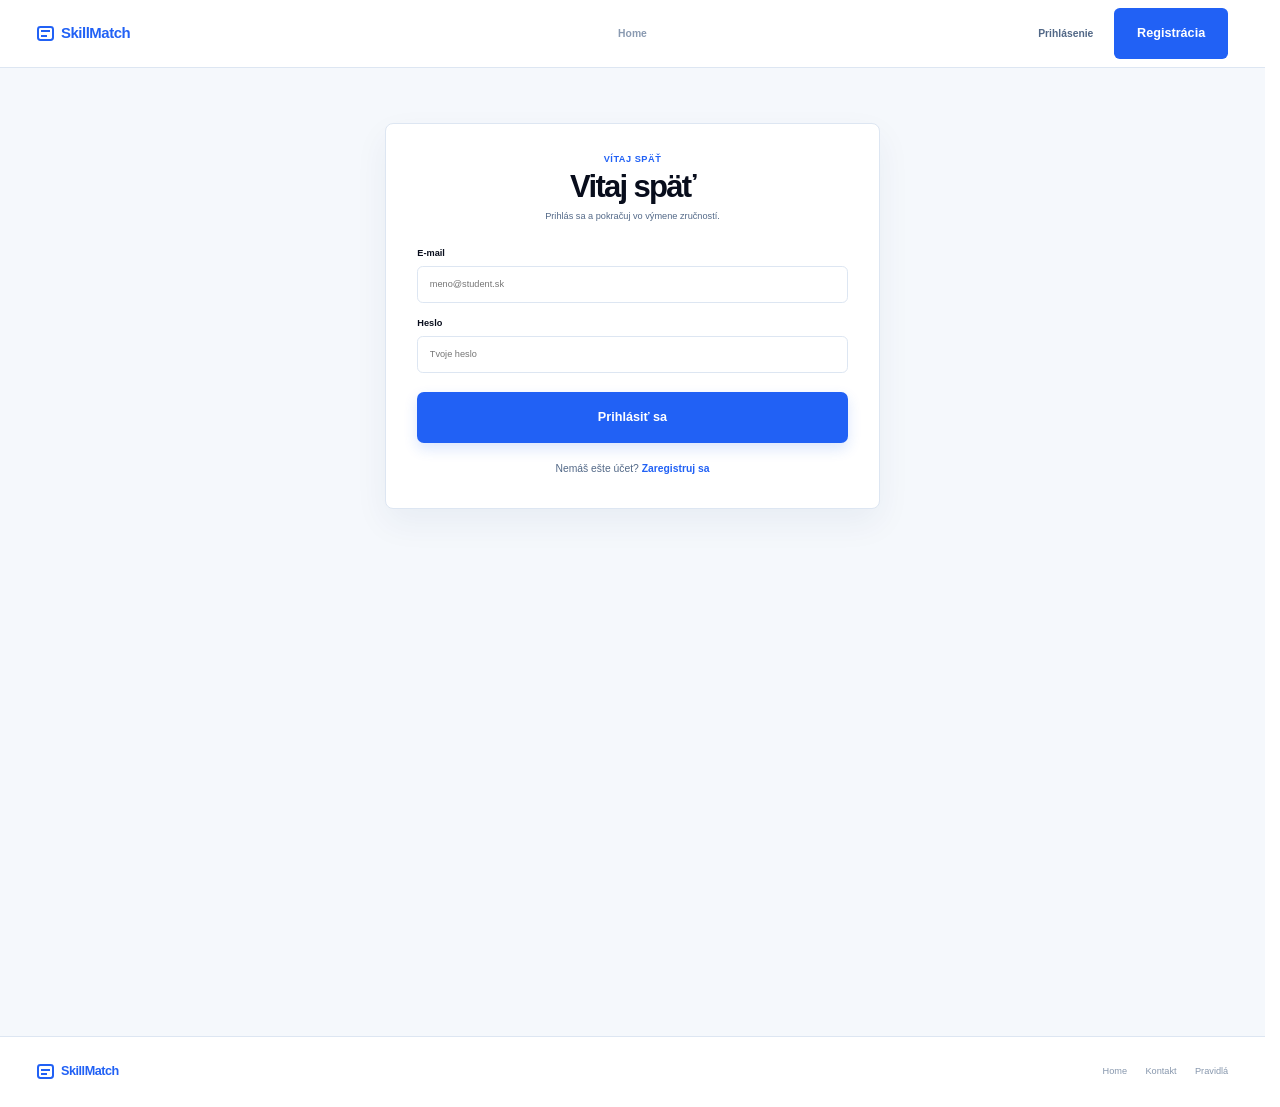
<file: prihlasenie.html>
<!doctype html>
<html lang="sk">
<head>
	<meta charset="utf-8">
	<meta name="viewport" content="width=device-width, initial-scale=1">
	<meta name="description" content="Prihlásenie do komunity SkillMatch.">
	<title>Prihlásenie — SkillMatch</title>
	<link rel="stylesheet" href="styles.css">
</head>
<body class="login-page">
	<header class="site-header">
		<nav class="navigation container" aria-label="Hlavná navigácia">
			<a class="brand" href="index.html" aria-label="SkillMatch, úvodná stránka"><span class="brand-mark" aria-hidden="true"><span></span><span></span></span><span>Skill<span>Match</span></span></a>
			<div class="nav-links">
				<a class="nav-link" href="index.html">Home</a>
			</div>
			<div class="nav-actions">
				<a href="prihlasenie.html" class="login-link">Prihlásenie</a>
				<a href="registracia.html" id="nav-register-btn" class="btn btn-primary">Registrácia</a>
			</div>
			<button class="menu-button icon-button" type="button" aria-label="Otvoriť menu" aria-expanded="false"><span></span><span></span><span></span></button>
		</nav>
	</header>

	<main class="registration-page">
		<section class="registration-card" aria-labelledby="login-title">
			<div class="registration-heading">
				<p class="eyebrow">VÍTAJ SPÄŤ</p>
				<h1 id="login-title">Vitaj späť</h1>
				<p>Prihlás sa a pokračuj vo výmene zručností.</p>
			</div>
			<form class="registration-form" id="login-form" action="dashboard.html" method="get">
				<div class="registration-field">
  <label for="login-email">E-mail</label>
  <input
    id="login-email"
    name="email"
    type="email"
    placeholder="meno@student.sk"
    autocomplete="email"
    pattern="^[a-zA-Z0-9._%+-]+@[a-zA-Z0-9.-]+\.[a-zA-Z]{2,}$"
    title="Zadaj platný e-mail s doménou, napríklad meno@student.sk"
    required
  >
</div>
				<div class="registration-field"><label for="login-password">Heslo</label><input id="login-password" name="password" type="password" placeholder="Tvoje heslo" autocomplete="current-password" required></div>
				<button class="button button-primary registration-submit" type="submit">Prihlásiť sa</button>
			</form>
			<p id="login-error" role="alert"></p>
			<p class="registration-switch">Nemáš ešte účet? <a href="registracia.html">Zaregistruj sa</a></p>
		</section>
	</main>

	<footer class="matching-footer"><div class="matching-footer-inner container"><a class="brand" href="index.html"><span class="brand-mark" aria-hidden="true"><span></span><span></span></span><span>Skill<span>Match</span></span></a><div class="footer-links"><a href="index.html">Home</a><a href="#kontakt">Kontakt</a><a href="#pravidla">Pravidlá</a></div></div></footer>
	<script src="script.js"></script>
</body>
</html>
</file>
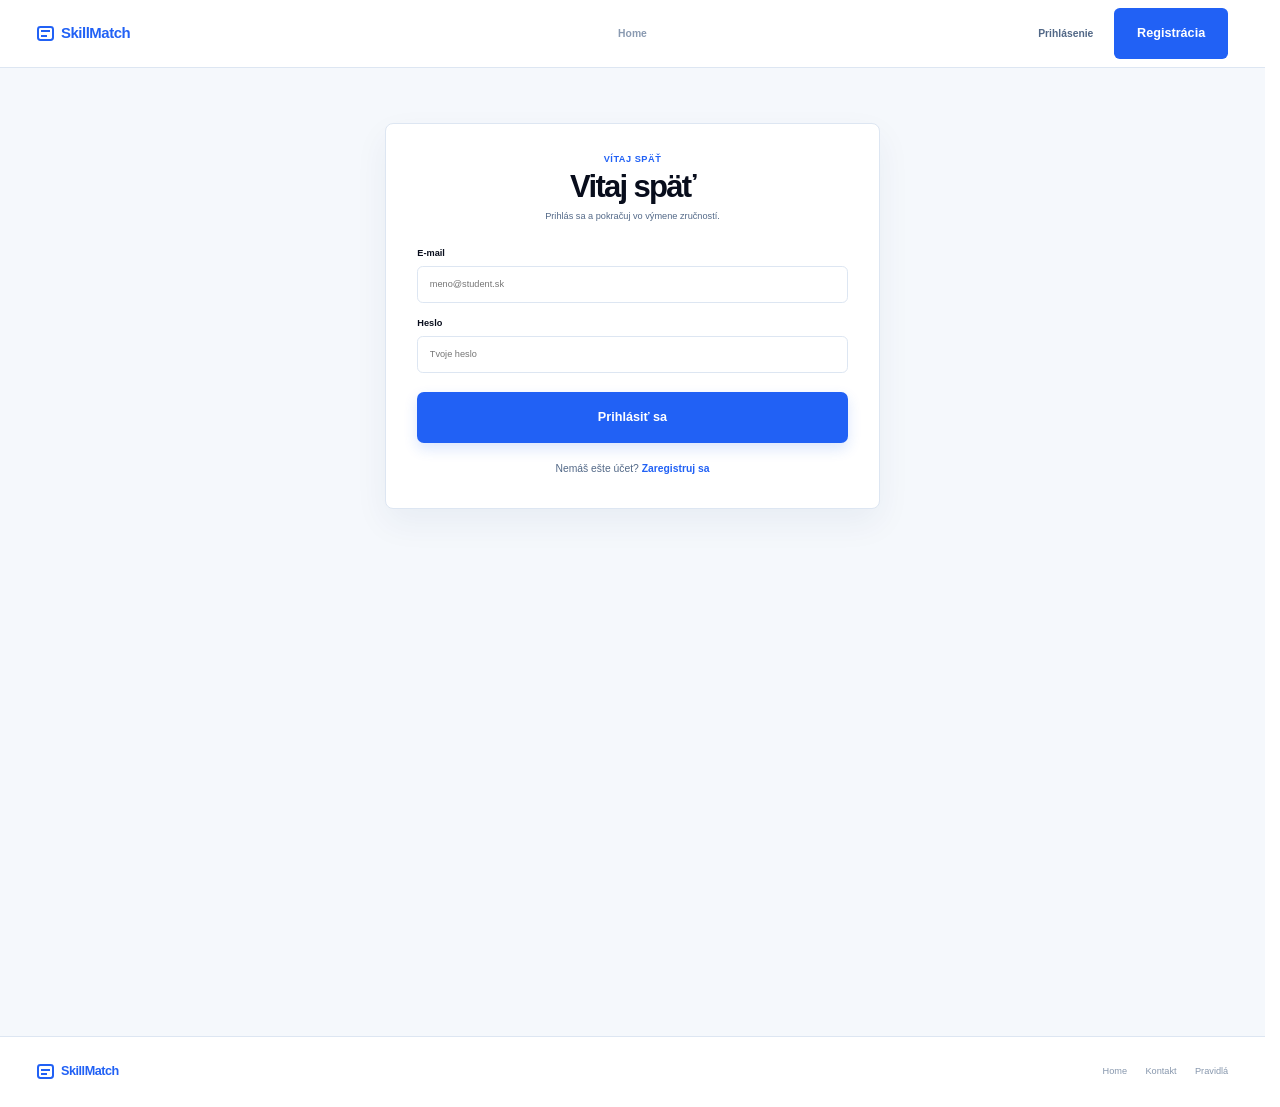
<file: profil-jakub.html>
<!doctype html>
<html lang="sk">
<head><meta charset="utf-8"><meta name="viewport" content="width=device-width, initial-scale=1"><meta name="description" content="Verejný profil Jakuba na SkillMatch."><title>Jakub — SkillMatch</title><link rel="icon" type="image/svg+xml" href="favicon.svg"><link rel="stylesheet" href="styles.css"></head>
<body>
  <header class="site-header"><nav class="navigation container" aria-label="Hlavná navigácia"><a class="brand" href="dashboard.html"><span class="brand-mark" aria-hidden="true"><span></span><span></span></span><span>Skill<span>Match</span></span></a><div class="nav-links"><a class="nav-link" href="dashboard.html">Home</a><a class="nav-link is-active" href="matching-hub.html">Matching Hub</a><a class="nav-link" href="chat.html">Chat</a></div><div class="nav-actions"><a href="moj-profil.html" class="btn btn-primary">Môj profil</a><a href="index.html" class="login-link">Odhlásiť sa</a></div><button class="menu-button icon-button" type="button" aria-label="Menu"><span></span><span></span><span></span></button></nav></header>
  <main class="profile-page"><div class="profile-main container"><section class="profile-heading"><div><p class="eyebrow">VEREJNÝ PROFIL</p><h1>Jakub</h1><p class="profile-meta"><span>Bratislava</span> · <span>Študent IT &amp; AI</span></p></div><a class="button button-primary message-button" href="chat.html?persona=jakub">Napísať správu →</a></section><section class="profile-dashboard"><div><article class="profile-card-panel profile-about"><div class="profile-photo has-image" role="img" aria-label="Profilová fotografia Jakuba"><div class="avatar-circle-wrap"><img src="img/jakub.png" alt=""></div></div><div><h2>Ahoj, som Jakub</h2><p>Študent IT &amp; AI</p><p class="about-copy">Zaujímam sa o programovanie a AI. Chcem sa zlepšovať v programovaní, ale potrebujem viac praktických skúseností.</p></div></article><div class="profile-offerings"><article class="profile-card-panel offering-card"><h2>Čo ponúkam</h2><p>Čo viem a rád zdieľam</p><p class="public-profile-copy">Programovanie a základy AI.</p></article><article class="profile-card-panel offering-card"><h2>Čo hľadám</h2><p>Na čom chcem pracovať</p><p class="public-profile-copy">Hľadám niekoho skúsenejšieho na praktické učenie a výmenu znalostí.</p></article></div></div><aside class="portfolio-card"><p class="eyebrow">PORTFÓLIO</p><h2>Pozrime sa na prácu.</h2><p>Odkazy a profily, kde môžeš spoznať jeho tvorbu.</p><div class="portfolio-links"><a class="portfolio-link" href="https://www.linkedin.com/in/kubgus/" target="_blank" rel="noopener noreferrer"><span class="portfolio-icon">in</span><strong>LinkedIn</strong><small>Otvoriť profil</small><span>↗</span></a></div></aside></section><section class="profile-lower"><article class="profile-card-panel activity-card"><div class="profile-section-top"><div><p class="eyebrow">AKTIVITA</p><h2>Prehľad výmen</h2></div></div><p class="empty-state">Zatiaľ nemá naplánované výmeny.</p></article><article class="profile-card-panel feedback-card"><div class="profile-section-top"><div><p class="eyebrow">SPÄTNÁ VÄZBA</p><h2>Recenzie</h2></div></div><p class="empty-state">Zatiaľ nemá žiadne recenzie.</p></article></section></div></main>
  <footer class="matching-footer"><div class="matching-footer-inner container"><a class="brand" href="dashboard.html"><span class="brand-mark" aria-hidden="true"><span></span><span></span></span><span>Skill<span>Match</span></span></a><div class="footer-links"><a href="dashboard.html">Home</a><a href="dashboard.html#kontakt">Kontakt</a><a href="matching-hub.html">Matching Hub</a></div></div></footer>
<script src="script.js"></script>
</body></html>
</file>
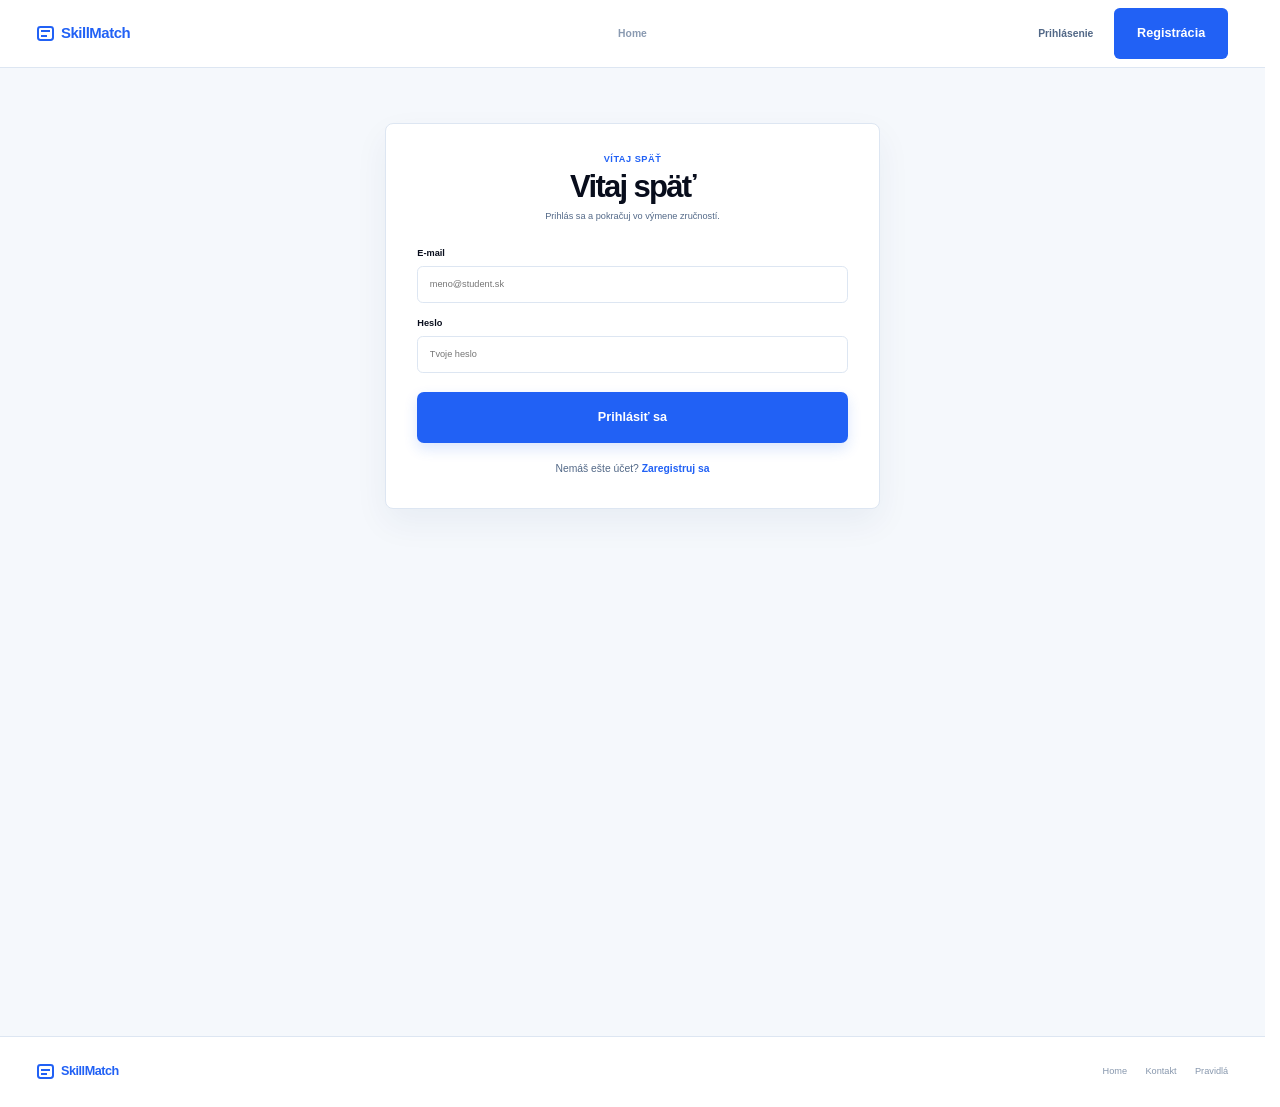
<file: profil-petr.html>
<!doctype html>
<html lang="sk">
<head><meta charset="utf-8"><meta name="viewport" content="width=device-width, initial-scale=1"><meta name="description" content="Verejný profil Petra na SkillMatch."><title>Petr — SkillMatch</title><link rel="icon" type="image/svg+xml" href="favicon.svg"><link rel="stylesheet" href="styles.css"></head>
<body>
  <header class="site-header"><nav class="navigation container" aria-label="Hlavná navigácia"><a class="brand" href="dashboard.html"><span class="brand-mark" aria-hidden="true"><span></span><span></span></span><span>Skill<span>Match</span></span></a><div class="nav-links"><a class="nav-link" href="dashboard.html">Home</a><a class="nav-link is-active" href="matching-hub.html">Matching Hub</a><a class="nav-link" href="chat.html">Chat</a></div><div class="nav-actions"><a href="moj-profil.html" class="btn btn-primary">Môj profil</a><a href="index.html" class="login-link">Odhlásiť sa</a></div><button class="menu-button icon-button" type="button" aria-label="Menu"><span></span><span></span><span></span></button></nav></header>
  <main class="profile-page"><div class="profile-main container"><section class="profile-heading"><div><p class="eyebrow">VEREJNÝ PROFIL</p><h1>Petr</h1><p class="profile-meta"><span>Slovensko</span> · <span>Študent / UX &amp; UI dizajnér</span></p></div><a class="button button-primary message-button" href="chat.html?persona=petr">Napísať správu →</a></section><section class="profile-dashboard"><div><article class="profile-card-panel profile-about"><div class="profile-photo has-image" role="img" aria-label="Profilová fotografia Petra"><div class="avatar-circle-wrap"><img src="img/petr.png" alt=""></div></div><div><h2>Ahoj, som Petr</h2><p>Študent / UX &amp; UI dizajnér</p><p class="about-copy">Venujem sa UX/UI dizajnu, webom a programovaniu. Mám skúsenosti s dizajnom, ale chcem sa naučiť ďalšie veci od ľudí z praxe.</p></div></article><div class="profile-offerings"><article class="profile-card-panel offering-card"><h2>Čo ponúkam</h2><p>Čo viem a rád zdieľam</p><p class="public-profile-copy">UX/UI dizajn, weby a programovanie.</p></article><article class="profile-card-panel offering-card"><h2>Čo hľadám</h2><p>Na čom chcem pracovať</p><p class="public-profile-copy">Hľadám spätnú väzbu na svoju prácu a možnosť učiť sa od ostatných.</p></article></div></div><aside class="portfolio-card"><p class="eyebrow">PORTFÓLIO</p><h2>Pozrime sa na prácu.</h2><p>Odkazy a profily, kde môžeš spoznať jeho tvorbu.</p><div class="portfolio-links"><a class="portfolio-link" href="https://www.linkedin.com/in/pbalabolkin/" target="_blank" rel="noopener noreferrer"><span class="portfolio-icon">in</span><strong>LinkedIn</strong><small>Otvoriť profil</small><span>↗</span></a></div></aside></section><section class="profile-lower"><article class="profile-card-panel activity-card"><div class="profile-section-top"><div><p class="eyebrow">AKTIVITA</p><h2>Prehľad výmen</h2></div></div><p class="empty-state">Zatiaľ nemá naplánované výmeny.</p></article><article class="profile-card-panel feedback-card"><div class="profile-section-top"><div><p class="eyebrow">SPÄTNÁ VÄZBA</p><h2>Recenzie</h2></div></div><p class="empty-state">Zatiaľ nemá žiadne recenzie.</p></article></section></div></main>
  <footer class="matching-footer"><div class="matching-footer-inner container"><a class="brand" href="dashboard.html"><span class="brand-mark" aria-hidden="true"><span></span><span></span></span><span>Skill<span>Match</span></span></a><div class="footer-links"><a href="dashboard.html">Home</a><a href="dashboard.html#kontakt">Kontakt</a><a href="matching-hub.html">Matching Hub</a></div></div></footer>
<script src="script.js"></script>
</body></html>
</file>
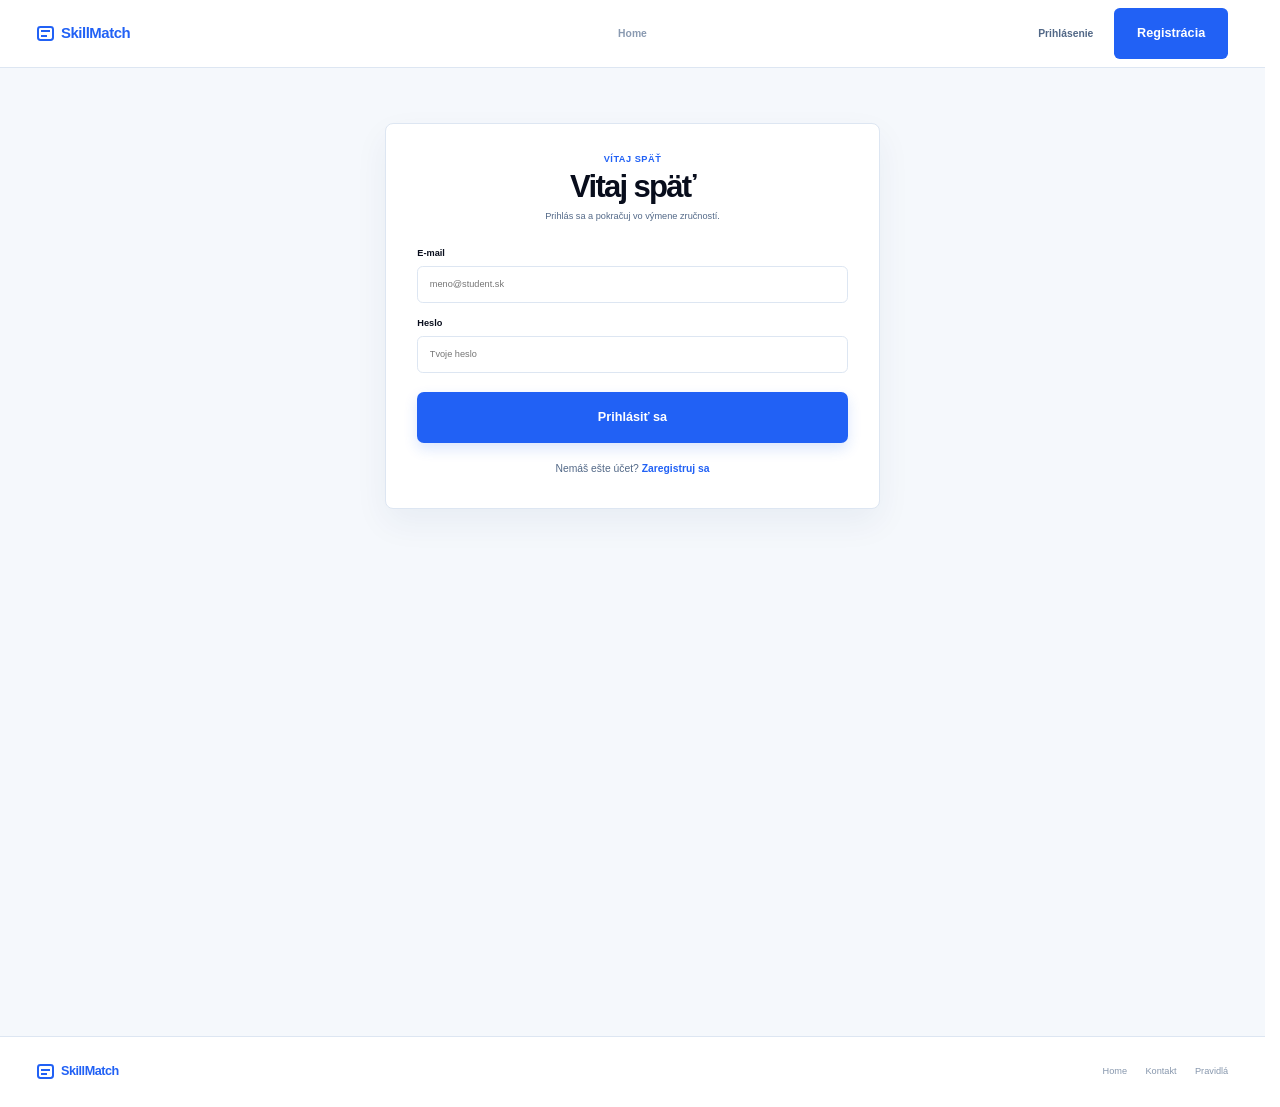
<file: profil-timea.html>
<!doctype html>
<html lang="sk">
<head>
  <meta charset="utf-8">
  <meta name="viewport" content="width=device-width, initial-scale=1">
  <meta name="description" content="Verejný profil Timey — profesorky matematiky na SkillMatch.">
  <title>Timea — SkillMatch</title>
  <link rel="icon" type="image/svg+xml" href="favicon.svg">
  <link rel="stylesheet" href="styles.css">
</head>
<body>
  <header class="site-header">
    <nav class="navigation container" aria-label="Hlavná navigácia">
      <a class="brand" href="dashboard.html"><span class="brand-mark" aria-hidden="true"><span></span><span></span></span><span>Skill<span>Match</span></span></a>
      <div class="nav-links">
        <a class="nav-link" href="dashboard.html">Home</a>
        <a class="nav-link is-active" href="matching-hub.html">Matching Hub</a>
        <a class="nav-link" href="chat.html">Chat</a>
      </div>
      <div class="nav-actions">
        <a href="moj-profil.html" class="btn btn-primary">Môj profil</a>
        <a href="index.html" class="login-link">Odhlásiť sa</a>
      </div>
      <button class="menu-button icon-button" type="button" aria-label="Menu"><span></span><span></span><span></span></button>
    </nav>
  </header>

  <main class="profile-page">
    <div class="profile-main container">
      <section class="profile-heading">
        <div>
          <p class="eyebrow">VEREJNÝ PROFIL</p>
          <h1>Timea</h1>
          <p class="profile-meta"><span>Bratislava</span> · <span>Profesorka matematiky</span></p>
        </div>
        <a class="button button-primary message-button" href="chat.html?persona=timea">Napísať správu →</a>
      </section>

      <section class="profile-dashboard">
        <div>
          <article class="profile-card-panel profile-about">
            <div class="profile-photo has-image" role="img" aria-label="Profilová fotografia Timey">
              <div class="avatar-circle-wrap"><img src="img/timea.png" alt=""></div>
            </div>
            <div>
              <h2>Dobrý deň, som Timea</h2>
              <p>Profesorka matematiky</p>
              <p class="about-copy">Vyučujem matematiku a verím, že aj náročnejšie témy sa dajú pochopiť s ľahkosťou, ak ich rozoberieme krok za krokom na konkrétnych príkladoch.</p>
            </div>
          </article>

          <div class="profile-offerings">
            <article class="profile-card-panel offering-card">
              <h2>Čo ponúkam</h2>
              <p>Čo viem a rada zdieľam</p>
              <p class="public-profile-copy">Matematická analýza, lineárna algebra, pravdepodobnosť, štatistika a diskrétna matematika.</p>
            </article>
            <article class="profile-card-panel offering-card">
              <h2>Čo hľadám</h2>
              <p>Na čom chcem pracovať</p>
              <p class="public-profile-copy">Hľadám výmenu znalostí v oblasti Pythonu, vizualizácie dát alebo moderných digitálnych nástrojov pre online výučbu.</p>
            </article>
          </div>
        </div>

        <aside class="portfolio-card">
          <p class="eyebrow">PORTFÓLIO</p>
          <h2>Pozrime sa na prácu.</h2>
          <p>Odkazy a profily, kde môžeš spoznať jej odborné zameranie.</p>
          <div class="portfolio-links">
            <a class="portfolio-link" href="https://www.linkedin.com/in/timea-klopčeková-255539244/" target="_blank" rel="noopener noreferrer">
              <span class="portfolio-icon">in</span>
              <strong>LinkedIn</strong>
              <small>Otvoriť profil</small>
              <span>↗</span>
            </a>
          </div>
        </aside>
      </section>

      <section class="profile-lower">
        <article class="profile-card-panel activity-card">
          <div class="profile-section-top"><div><p class="eyebrow">AKTIVITA</p><h2>Prehľad výmen</h2></div></div>
          <p class="empty-state">Zatiaľ nemá naplánované výmeny.</p>
        </article>
        <article class="profile-card-panel feedback-card">
          <div class="profile-section-top"><div><p class="eyebrow">SPÄTNÁ VÄZBA</p><h2>Recenzie</h2></div></div>
          <p class="empty-state">Zatiaľ nemá žiadne recenzie.</p>
        </article>
      </section>
    </div>
  </main>

  <footer class="matching-footer">
    <div class="matching-footer-inner container">
      <a class="brand" href="dashboard.html"><span class="brand-mark" aria-hidden="true"><span></span><span></span></span><span>Skill<span>Match</span></span></a>
      <div class="footer-links">
        <a href="dashboard.html">Home</a>
        <a href="dashboard.html#kontakt">Kontakt</a>
        <a href="matching-hub.html">Matching Hub</a>
      </div>
    </div>
  </footer>

  <script src="script.js"></script>
</body>
</html>
</file>
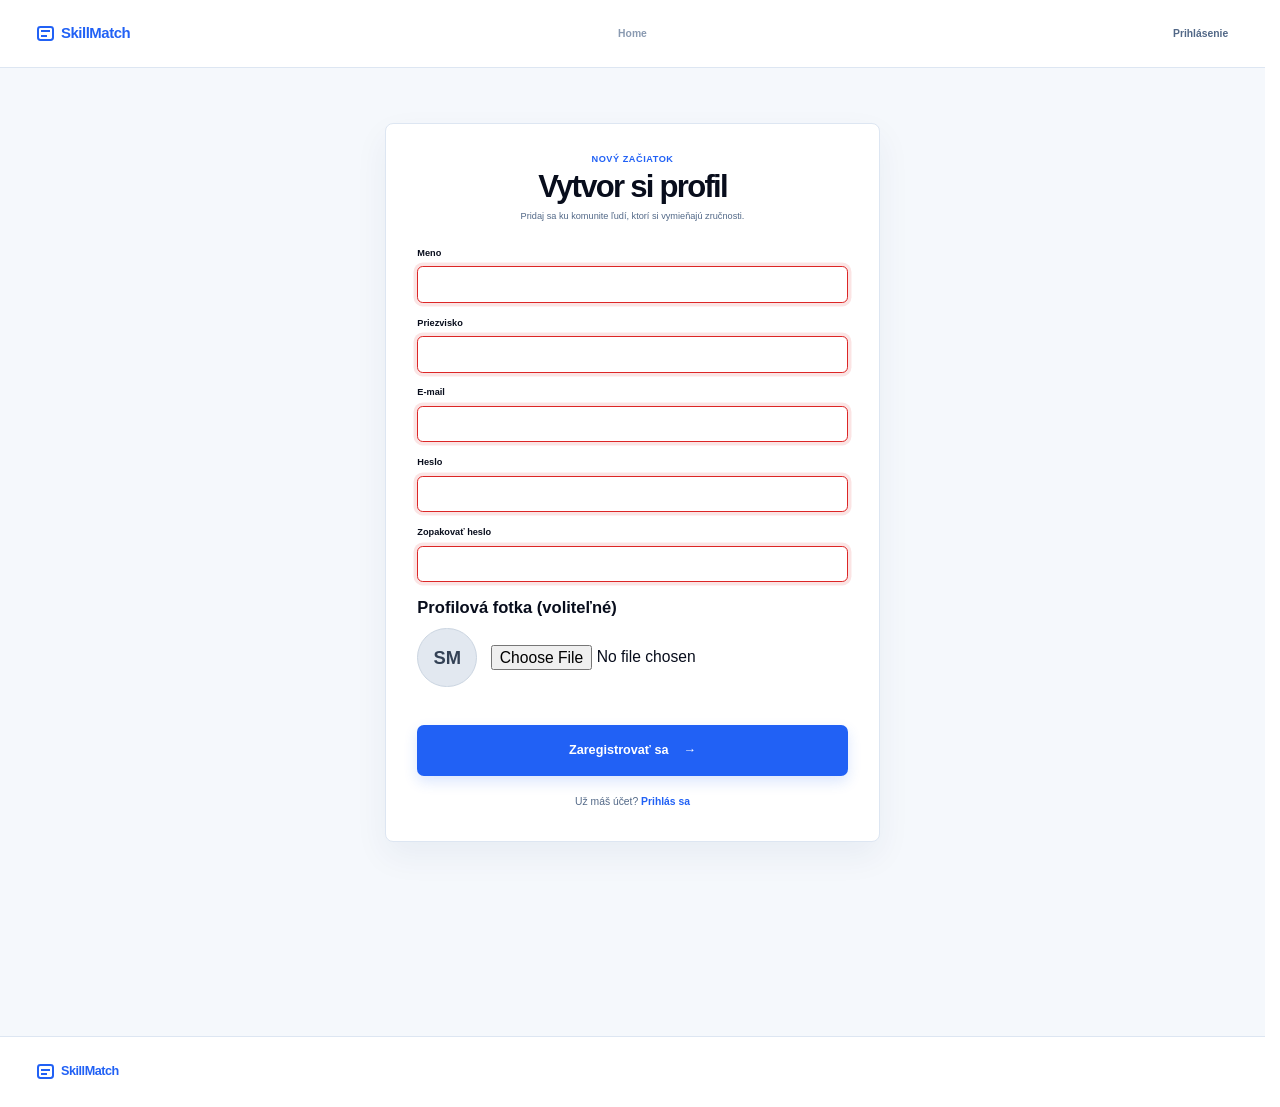
<file: registracia.html>
<!doctype html>
<html lang="sk">
<head>
  <meta charset="utf-8">
  <meta name="viewport" content="width=device-width, initial-scale=1">
  <title>Registrácia — SkillMatch</title>
  <link rel="stylesheet" href="styles.css">
</head>
<body>
  <header class="site-header"><nav class="navigation container" aria-label="Hlavná navigácia">
    <a class="brand" href="index.html"><span class="brand-mark" aria-hidden="true"><span></span><span></span></span><span>Skill<span>Match</span></span></a>
    <div class="nav-links"><a class="nav-link" href="index.html">Home</a></div>
    <div class="nav-actions"><a href="prihlasenie.html" class="login-link">Prihlásenie</a></div>
  </nav></header>
  <main class="registration-page"><section class="registration-card" aria-labelledby="registration-title">
    <div class="registration-heading"><p class="eyebrow">NOVÝ ZAČIATOK</p><h1 id="registration-title">Vytvor si profil</h1><p>Pridaj sa ku komunite ľudí, ktorí si vymieňajú zručnosti.</p></div>
    <form class="registration-form" id="registration-form">
      <div class="registration-field"><label for="registration-first-name">Meno</label><input id="registration-first-name" type="text" autocomplete="given-name" required></div>
      <div class="registration-field"><label for="registration-last-name">Priezvisko</label><input id="registration-last-name" type="text" autocomplete="family-name" required></div>
      <div class="registration-field">
  <label for="registration-email">E-mail</label>
  <input
    id="registration-email"
    type="email"
    autocomplete="email"
    pattern="^[a-zA-Z0-9._%+-]+@[a-zA-Z0-9.-]+\.[a-zA-Z]{2,}$"
    title="Zadaj platný e-mail s doménou, napríklad meno@student.sk"
    required
  >
</div>
      <div class="registration-field"><label for="registration-password">Heslo</label><input id="registration-password" type="password" minlength="6" autocomplete="new-password" required></div>
      <div class="registration-field"><label for="registration-password-repeat">Zopakovať heslo</label><input id="registration-password-repeat" type="password" minlength="6" autocomplete="new-password" required></div>
      <button class="button button-primary registration-submit" type="submit">Zaregistrovať sa <span aria-hidden="true">→</span></button>
    </form>
    <p class="registration-switch">Už máš účet? <a href="prihlasenie.html">Prihlás sa</a></p>
  </section></main>
  <footer class="matching-footer"><div class="matching-footer-inner container"><a class="brand" href="index.html"><span class="brand-mark" aria-hidden="true"><span></span><span></span></span><span>Skill<span>Match</span></span></a></div></footer>
  <script src="script.js"></script>
</body>
</html>
</file>
<file: styles.css>
* {
  box-sizing: border-box;
}

:root {
  --blue: #2161f5;
  --blue-dark: #1749c7;
  --ink: #080d1c;
  --muted: #526887;
  --pale: #f5f8fc;
  --line: #dde6f2;
  --yellow: #ffb800;
  --green: #12b981;
}

html { 

  scroll-behavior: smooth;
  scrollbar-gutter: stable;

}

body {
  margin: 0;
  background: #fff;
  color: var(--ink);
  font-family: Inter, Arial, sans-serif;
  font-size: 100%;
  zoom: 1.15;
  line-height: 1.5;
}

.container { width: min(calc(100% - 64px), 1280px); margin-inline: auto; }
a { color: inherit; text-decoration: none; }
button { font: inherit; }

.site-header { border-bottom: 1px solid var(--line); background: #fff; }
.navigation { position: relative; height: 58px; display: flex; align-items: center; justify-content: center; }
.navigation > .brand { position: absolute; left: 0; }
.brand { display: inline-flex; align-items: center; gap: 6px; color: var(--blue); font-size: 13px; font-weight: 800; letter-spacing: -.4px; }
.brand-mark { width: 15px; height: 13px; display: grid; gap: 2px; padding: 2px; border: 2px solid var(--blue); border-radius: 3px; }
.brand-mark span { display: block; height: 2px; background: var(--blue); }
.brand-mark span:last-child { width: 65%; }
.nav-links { display: flex; align-self: stretch; gap: 29px; }
.nav-link { position: relative; display: flex; align-items: center; color: #8a9ab1; font-size: 9px; font-weight: 600; }
.nav-link.is-active { color: var(--blue); }
.nav-link.is-active::after { position: absolute; right: 0; bottom: -1px; left: 0; height: 2px; background: var(--blue); content: ""; }
.nav-actions { position: absolute; right: 0; display: flex; align-items: center; gap: 18px; }
.icon-button { display: grid; place-items: center; border: 0; background: transparent; color: #9aabc0; cursor: pointer; }
.search-button svg { width: 13px; height: 13px; fill: none; stroke: currentColor; stroke-linecap: round; stroke-width: 2; }
.profile-button { display: inline-flex; align-items: center; gap: 5px; padding: 7px 11px; border-radius: 5px; background: var(--blue); color: #fff; font-size: 9px; font-weight: 700; }
.btn { display: inline-flex; align-items: center; justify-content: center; min-height: 30px; padding: 7px 11px; border-radius: 5px; font-size: 9px; font-weight: 700; }
.btn-primary { background: var(--blue); color: #fff; }
.btn-primary:hover { background: var(--blue-dark); }
.btn-secondary { border: 1px solid var(--line); background: #fff; color: var(--ink); }.btn-secondary:hover { border-color: var(--blue); color: var(--blue); }
.profile-heading-actions { display: flex; align-items: center; gap: 12px; }
.modal-overlay { position: fixed; inset: 0; z-index: 20; display: none; place-items: center; padding: 20px; background: rgba(8, 13, 28, .58); }.modal-box { max-width: 540px; width: 92%; max-height: 85vh; overflow-y: auto; padding: 28px; border-radius: 16px; background: #fff; box-shadow: 0 20px 55px rgba(8, 13, 28, .22); }.modal-box h2 { margin-bottom: 18px; }.modal-actions { display: flex; justify-content: flex-end; gap: 12px; margin-top: 8px; }.empty-hint { color: #8797ad !important; }
.login-link { color: var(--muted); font-size: 9px; font-weight: 700; }
.login-link:hover { color: var(--blue); }
.login-button, .logout-button { color: var(--muted); font-size: 9px; font-weight: 700; }
.login-button:hover, .logout-button:hover { color: var(--blue); }
.logout-button { padding: 0; border: 0; background: transparent; cursor: pointer; }
.profile-icon { font-size: 11px; }
.menu-button { display: none; gap: 3px; }
.menu-button span { display: block; width: 17px; height: 2px; background: var(--blue); }

.registration-page { min-height: calc(100vh - 58px); padding: 48px 0 58px; background: var(--pale); }
.registration-card { width: min(100%, 430px); margin: 0 auto; padding: 25px 27px 27px; border: 1px solid var(--line); border-radius: 7px; background: #fff; box-shadow: 0 12px 30px rgba(24, 55, 100, .06); }
.registration-heading { margin-bottom: 20px; text-align: center; }.registration-heading h1 { margin: 5px 0 7px; font-size: 27px; letter-spacing: -1.5px; }.registration-heading p:not(.eyebrow) { margin: 0; color: var(--muted); font-size: 8px; }
.registration-form { display: grid; gap: 12px; }.registration-field { display: grid; gap: 5px; }.registration-field label { color: var(--ink); font-size: 8px; font-weight: 700; }.registration-field input, .registration-field textarea { width: 100%; padding: 9px 10px; border: 1px solid var(--line); border-radius: 5px; outline: 0; background: #fff; color: var(--ink); font: inherit; font-size: 8px; }.registration-field textarea { min-height: 58px; resize: vertical; }.registration-field input:focus, .registration-field textarea:focus { border-color: var(--blue); box-shadow: 0 0 0 3px rgba(33, 97, 245, .1); }.registration-submit { width: 100%; margin-top: 5px; border: 0; cursor: pointer; }
.registration-switch { margin: 16px 0 0; color: var(--muted); font-size: 9px; text-align: center; }.registration-switch a { color: var(--blue); font-weight: 700; }
.registration-field input:not(:placeholder-shown):invalid {
  border-color: #dc2626;
  box-shadow: 0 0 0 3px rgba(220, 38, 38, 0.12);
}

.hero { min-height: 365px; display: grid; grid-template-columns: 1fr 1fr; align-items: center; gap: 40px; }
.dashboard-heading { padding: 48px 0 25px; }.dashboard-heading h1 { margin: 5px 0 8px; font-size: 30px; letter-spacing: -1.6px; }.dashboard-heading > p:last-child { margin: 0; color: var(--muted); font-size: 9px; }.dashboard-recommendations { padding-bottom: 55px; }.dashboard-recommendations .profile-grid { margin-top: 16px; }.dashboard-link { margin-top: 20px; }
.text-center { text-align: center; }.mt-5 { margin-top: 48px; }.mb-4 { margin-bottom: 24px; }
.community-intro { width: min(100%, 700px); margin: 0 auto; padding: 18px 0 42px; text-align: center; }.community-intro h2 { margin: 5px 0 18px; font-size: 23px; }.community-copy { display: grid; gap: 12px; color: var(--muted); font-size: 10px; line-height: 1.75; text-align: left; }.community-copy p { margin: 0; }
.community-intro { width: 100%; display: grid; grid-template-columns: minmax(0, .9fr) minmax(0, 1.1fr); align-items: center; gap: 34px; text-align: left; }.community-illustration { overflow: hidden; border-radius: 9px; box-shadow: 0 14px 28px rgba(24, 55, 100, .12); }.community-illustration img { display: block; width: 100%; max-width: 100%; aspect-ratio: 4 / 3; object-fit: cover; }.community-copy .eyebrow { margin-bottom: 0; }.community-copy h2 { margin: 5px 0 6px; }.community-copy p:not(.eyebrow) { margin: 0; }.community-copy p + p { margin-top: 2px; }
.community-reviews { padding: 30px 0 48px; border-top: 1px solid var(--line); }.community-section-heading { text-align: center; }.community-section-heading h2 { margin-top: 5px; font-size: 20px; }.community-review-grid { display: grid; grid-template-columns: repeat(2, 1fr); gap: 12px; margin-top: 18px; }.community-review { padding: 16px; border: 1px solid var(--line); border-radius: 6px; background: #fff; box-shadow: 0 8px 20px rgba(24, 55, 100, .04); }.community-review .stars { margin-bottom: 10px; }.community-review p { min-height: 55px; margin-bottom: 13px; color: var(--muted); font-size: 9px; line-height: 1.65; }.community-review strong { color: var(--ink); font-size: 8px; }
.community-review-head { display: flex; align-items: center; gap: 9px; margin-bottom: 10px; }.community-review-head img { width: 38px; height: 38px; border-radius: 50%; object-fit: cover; box-shadow: 0 4px 10px rgba(24, 55, 100, .14); }.community-review-head .stars { margin: 0 0 3px; font-size: 9px; letter-spacing: 0; }
.community-contact { margin: 0 -24px; padding: 30px 24px 42px; border-top: 1px solid var(--line); background: var(--pale); text-align: center; }.community-contact h2 { margin: 5px 0 7px; font-size: 21px; }.community-contact p { margin: 0 0 10px; color: var(--muted); font-size: 9px; }.community-contact a, .community-contact span { display: block; color: var(--blue); font-size: 9px; font-weight: 700; }.community-contact span { margin-top: 5px; color: var(--muted); font-weight: 500; }
.contact-grid { display: grid; grid-template-columns: repeat(2, minmax(0, 190px)); justify-content: center; gap: 10px; margin-top: 18px; }.contact-box { display: flex !important; align-items: center; gap: 8px; padding: 11px; border: 1px solid var(--line); border-radius: 6px; background: #fff; box-shadow: 0 6px 16px rgba(24, 55, 100, .06); text-align: left; }.contact-box > span:last-child { min-width: 0; overflow-wrap: anywhere; }.contact-box small { display: block; margin-bottom: 2px; color: #8d9cb0; font-size: 6px; font-weight: 600; }.contact-icon { display: grid !important; place-items: center; flex: 0 0 auto; width: 25px; height: 25px; margin: 0 !important; border-radius: 5px; background: #edf3ff; color: var(--blue) !important; font-size: 13px !important; }.contact-box:nth-child(2) .contact-icon { background: #fff3da; color: #d69900 !important; }.contact-art { margin-top: 18px; color: #b7c9e8; font-size: 24px; transform: rotate(-12deg); }
.hero-copy { padding-top: 5px; }
.eyebrow { margin: 0 0 5px; color: var(--blue); font-size: 8px; font-weight: 800; letter-spacing: .45px; }
.intro-eyebrow { display: inline-flex; align-items: center; gap: 4px; padding: 4px 8px; border-radius: 99px; background: #edf3ff; font-size: 8px; letter-spacing: 0; }
.sparkle { font-size: 9px; }
h1, h2, h3, p { margin-top: 0; }
h1 { margin-bottom: 9px; font-size: clamp(48px, 5vw, 72px); line-height: .96; letter-spacing: -3.2px; font-weight: 800; }
h1 span, .brand span span { color: var(--blue); }
.hero-text { max-width: 440px; margin-bottom: 24px; color: var(--muted); font-size: 14px; line-height: 1.65; }
.hero-actions { display: flex; flex-wrap: wrap; gap: 12px; }
.button { display: inline-flex; align-items: center; justify-content: center; gap: 13px; min-height: 44px; padding: 12px 20px; border-radius: 6px; font-size: 11px; font-weight: 700; transition: background .2s, transform .2s, box-shadow .2s; }
.button:hover { transform: translateY(-2px); }
.button-primary { background: var(--blue); color: #fff; box-shadow: 0 5px 12px rgba(33, 97, 245, .16); }
.button-primary:hover { background: var(--blue-dark); }
.button-secondary { border: 1px solid #9db8ec; color: var(--muted); }
.button-secondary:hover { border-color: var(--blue); color: var(--blue); }

.hero-visual { position: relative; min-height: 245px; }
.blue-shape { position: absolute; top: 17px; right: 6%; left: 12%; height: 177px; border-radius: 11px 11px 11px 0; background: var(--blue); }
.match-card { position: absolute; top: 54px; left: 20%; width: 70%; padding: 11px 12px 10px; border: 1px solid var(--line); border-radius: 7px; background: #fff; box-shadow: 0 13px 25px rgba(24, 55, 100, .1); }
.match-card-head, .review-author { display: flex; align-items: center; gap: 7px; }
.avatar { display: grid; place-items: center; flex: 0 0 auto; width: 22px; height: 22px; border-radius: 50%; font-size: 7px; font-weight: 800; }
.avatar-purple { background: #e8e5ff; color: #7369db; }
.avatar-blue { background: #e6efff; color: var(--blue); }
.avatar-yellow { background: #fff3cc; color: #d69900; }
.avatar-lilac { background: #eee9ff; color: #8071db; }
.match-card strong, .review-author strong { display: block; color: var(--ink); font-size: 8px; }
.match-card small, .review-author small { display: block; color: #90a0b6; font-size: 7px; }
.match-score { margin-left: auto; color: var(--green); font-size: 7px; font-weight: 700; }
.match-card p { margin: 13px 0 12px; color: var(--muted); font-size: 8px; line-height: 1.55; }
.match-card-foot { display: flex; justify-content: space-between; color: var(--green); font-size: 7px; }
.match-card-foot a { color: var(--blue); font-weight: 700; }
.floating-label { position: absolute; padding: 5px 8px; border: 1px solid var(--line); border-radius: 5px; background: #fff; box-shadow: 0 5px 14px rgba(24, 55, 100, .08); color: var(--muted); font-size: 7px; font-weight: 700; }
.label-top { top: 5px; right: 17px; }.label-bottom { right: 11px; bottom: 20px; padding: 7px 10px; border: 0; border-radius: 50%; background: var(--yellow); color: #765400; font-size: 7px; text-align: center; transform: rotate(7deg); }
.online-dot { display: inline-block; width: 5px; height: 5px; margin-right: 3px; border-radius: 50%; background: var(--green); }

.section-pale { background: var(--pale); border-block: 1px solid var(--line); }
.how-it-works { padding: 48px 0 50px; }
.section-heading, .reviews-heading, .cta { display: flex; justify-content: space-between; align-items: end; gap: 30px; }
h2 { margin-bottom: 0; font-size: 22px; line-height: 1.1; letter-spacing: 0.2px; }
.section-heading > p { max-width: 255px; margin-bottom: 0; color: var(--muted); font-size: 8px; line-height: 1.55; }
.steps-grid, .reviews-grid { display: grid; grid-template-columns: repeat(3, 1fr); gap: 12px; }
.steps-grid { margin-top: 21px; }
.step-card { position: relative; min-height: 118px; padding: 12px; border: 1px solid var(--line); border-radius: 6px; background: #fff; }
.step-icon { display: grid; place-items: center; width: 24px; height: 24px; border-radius: 5px; font-size: 16px; }
.icon-people { background: #edf3ff; color: var(--blue); }.icon-lamp { background: #fff7df; color: #e8a900; }.icon-chat { background: #f0edff; color: #8372de; }
.step-number { position: absolute; top: 14px; right: 12px; color: #c4d0df; font-size: 7px; font-weight: 700; }
.step-card h3 { margin: 12px 0 4px; font-size: 10px; }.step-card p { max-width: 175px; margin-bottom: 0; color: var(--muted); font-size: 8px; line-height: 1.5; }.card-arrow { position: absolute; bottom: 10px; left: 12px; color: var(--blue); font-size: 14px; font-weight: 700; }

.reviews { padding-top: 43px; padding-bottom: 47px; }
.rating { color: var(--yellow); font-size: 12px; }.rating small { color: var(--muted); font-size: 7px; }
.reviews-grid { margin-top: 20px; }.review-card { padding: 12px; border: 1px solid var(--line); border-radius: 6px; }.stars { margin-bottom: 8px; color: var(--yellow); font-size: 10px; letter-spacing: 1px; }.review-card p { min-height: 47px; margin-bottom: 11px; color: var(--ink); font-size: 8px; line-height: 1.55; }.review-author { gap: 7px; }
.cta-band { padding: 25px 0; }.cta { align-items: center; padding: 18px 22px; border-radius: 6px; background: #05091a; color: #fff; }.cta .eyebrow { color: #5da0ff; }.cta h2 { font-size: 15px; letter-spacing: -.5px; }.button-light { min-height: 30px; background: #fff; color: var(--ink); font-size: 8px; }.button-light:hover { background: #edf3ff; }
.toast { position: fixed; right: 20px; bottom: 20px; z-index: 4; max-width: 270px; padding: 11px 14px; border-radius: 6px; background: var(--ink); color: #fff; font-size: 11px; opacity: 0; pointer-events: none; transform: translateY(10px); transition: opacity .2s, transform .2s; }.toast.is-visible { opacity: 1; transform: translateY(0); }

.message.sent { margin-left: auto; border-color: var(--blue); border-radius: 5px 5px 0 5px; background: var(--blue); color: #fff; }.message.sent time { color: #dce8ff; }
@media (max-width: 700px) {
  .container { width: min(100% - 32px, 520px); }.navigation { height: 55px; gap: 0; }.navigation > .brand { left: 0; }.nav-links, .search-button { display: none; }.menu-button { display: grid; margin-left: auto; }.nav-actions { right: 29px; margin-left: 14px; }.profile-button { padding: 7px 9px; }
  .nav-links.is-open { position: absolute; top: 55px; right: 16px; left: 16px; z-index: 3; display: flex; align-items: center; gap: 22px; height: auto; padding: 14px 16px; border: 1px solid var(--line); border-radius: 6px; background: #fff; box-shadow: 0 12px 30px rgba(24, 55, 100, .1); }
  .hero { display: flex; flex-direction: column; align-items: stretch; gap: 12px; padding-top: 47px; padding-bottom: 36px; }.hero-copy { order: 1; }.hero-visual { order: 2; min-height: 220px; }.blue-shape { right: 6%; left: 8%; height: 164px; }.match-card { left: 14%; width: 75%; }.label-top { right: 3%; }.label-bottom { right: 1%; bottom: 10px; }
  .section-heading, .reviews-heading, .cta { align-items: flex-start; flex-direction: column; gap: 12px; }.section-heading > p { max-width: 340px; }.steps-grid, .reviews-grid { grid-template-columns: 1fr; }.step-card { min-height: 132px; }.review-card p { min-height: auto; }.rating { align-self: flex-end; }.cta { align-items: stretch; }.cta .button { align-self: flex-start; }
}

.matching-page { min-height: calc(100vh - 58px); background: var(--pale); }
.matching-main { padding-top: 29px; padding-bottom: 55px; }
.matching-intro { display: flex; justify-content: space-between; align-items: end; gap: 24px; margin-bottom: 19px; }
.matching-intro h1 { margin: 7px 0 5px; font-size: 28px; letter-spacing: -1.5px; }
.matching-intro p:not(.eyebrow) { margin: 0; color: var(--muted); font-size: 9px; }
.matching-count { padding-bottom: 3px; text-align: right; }
.matching-count strong { display: block; color: var(--ink); font-size: 8px; }.matching-count span { color: #8797ad; font-size: 7px; }
.matching-tools { display: flex; gap: 9px; margin-bottom: 18px; padding: 8px; border: 1px solid var(--line); border-radius: 7px; background: #fff; }
.matching-search { display: flex; align-items: center; flex: 1; gap: 8px; padding: 0 8px; color: #8da0b8; }
.matching-search svg { width: 13px; height: 13px; fill: none; stroke: currentColor; stroke-linecap: round; stroke-width: 1.7; }.matching-search input { width: 100%; border: 0; outline: 0; color: var(--ink); font: inherit; font-size: 8px; }.matching-search input::placeholder { color: #9eacbd; }
.sort-select { min-width: 142px; padding: 7px 9px; border: 1px solid var(--line); border-radius: 5px; background: #fff; color: var(--muted); font-size: 8px; }
.matching-layout { display: grid; grid-template-columns: 235px minmax(0, 1fr); gap: 32px; align-items: start; }
.filter-panel { padding: 18px; border: 1px solid var(--line); border-radius: 14px; background: #fff; box-shadow: 0 10px 24px rgba(24, 55, 100, .08); }
.filter-panel fieldset { min-width: 0; margin: 0; padding: 0; border: 0; }
.filter-title { display: flex; justify-content: space-between; align-items: center; margin-bottom: 13px; color: var(--ink); font-size: 1rem; font-weight: 800; }.filter-reset { padding: 4px 10px; border: 0; border-radius: 999px; background: #edf3ff; color: var(--blue); font-size: .78rem; font-weight: 700; cursor: pointer; }
.filter-group { padding-top: 11px; border-top: 1px solid #edf2f8; }.filter-group + .filter-group { margin-top: 14px; }.filter-group h2 { margin: 14px 0 8px; color: #8797ad; font-size: .72rem; letter-spacing: .35px; }.filter-group h2 span { float: right; padding: 4px 10px; border-radius: 999px; background: #edf3ff; color: var(--blue); font-size: .78rem; letter-spacing: 0; }
.filter-option { display: flex; align-items: center; gap: 8px; margin: 0 0 8px; color: var(--muted); font-size: .85rem; }.filter-option input { width: 15px; height: 15px; margin: 0; accent-color: var(--blue); }.filter-option em { margin-left: auto; color: #a4b1c2; font-style: normal; }
.level-range { height: 4px; margin: 10px 1px 5px; border-radius: 5px; background: linear-gradient(90deg, var(--blue) 0 8%, #dfe7f1 8%); }.level-labels { display: flex; justify-content: space-between; color: #a0afc0; font-size: 6px; }
.profiles-heading { display: flex; justify-content: space-between; align-items: center; margin: 0 0 11px; }.profiles-heading h2 { font-size: 11px; letter-spacing: -.3px; }.profiles-heading p { margin: 2px 0 0; color: #8293a9; font-size: 7px; }.verified { color: var(--blue); font-size: 7px; font-weight: 700; }
.profile-grid { display: grid; grid-template-columns: repeat(auto-fit, minmax(320px, 1fr)); gap: 18px 16px; }
.profile-card { min-width: 0; padding: 18px; border: 1px solid var(--line); border-radius: 8px; background: #fff; box-shadow: 0 6px 16px rgba(24, 55, 100, .05); }.profile-head { display: flex; align-items: center; gap: 10px; min-width: 0; }.profile-avatar { width: 44px; height: 44px; font-size: 10px; }.profile-name { min-width: 0; }.profile-name strong { display: block; overflow: hidden; color: var(--ink); font-size: 11px; text-overflow: ellipsis; white-space: nowrap; }.profile-name span { display: block; color: #8999ad; font-size: 8px; }.category { margin-left: auto; align-self: flex-start; padding: 4px 6px; border-radius: 3px; background: #f1f5fa; color: #7f91a9; font-size: 7px; font-weight: 700; }
.profile-rating { margin: 5px 0 9px 33px; color: var(--yellow); font-size: 8px; line-height: 1; }.profile-rating small { color: #8292a7; font-size: 6px; }
.expertise-label { margin-bottom: 5px; color: #93a2b5; font-size: 6px; }.skill-tags { display: flex; flex-wrap: wrap; gap: 4px; min-height: 39px; }.skill-tag { padding: 4px 6px; border: 1px solid var(--line); border-radius: 99px; color: var(--muted); font-size: 6px; white-space: nowrap; }.skill-tag::before { content: "▦"; margin-right: 3px; color: #7f9bd4; }
.exchange-button { display: flex; align-items: center; justify-content: center; gap: 5px; width: 100%; min-height: 34px; margin-top: 12px; border: 0; border-radius: 5px; background: var(--blue); color: #fff; cursor: pointer; font-size: 9px; font-weight: 700; transition: background .2s, transform .2s; }.exchange-button:hover { background: var(--blue-dark); transform: translateY(-1px); }
.matching-grid { grid-template-columns: repeat(3, minmax(0, 1fr)); }
.matching-grid .profile-card { padding: 24px; border-radius: 16px; box-shadow: 0 10px 24px rgba(24, 55, 100, .08); transition: transform .2s ease, box-shadow .2s ease; }
.matching-grid .profile-card:hover { transform: translateY(-4px); box-shadow: 0 16px 30px rgba(24, 55, 100, .13); }
.matching-grid .profile-head { min-height: 64px; }
.hub-avatar { width: 64px; height: 64px; border-radius: 50%; object-fit: cover; border: 2px solid #e2e8f0; }
.avatar-circle-wrap { width: 68px; height: 68px; border-radius: 50%; overflow: hidden; flex-shrink: 0; border: 2px solid #e2e8f0; display: flex; align-items: center; justify-content: center; }
.avatar-circle-wrap img { width: 100%; height: 100%; object-fit: cover; transform: scale(1.3); object-position: center; }
.profile-photo.has-image { flex-basis: 68px; width: 68px; height: 68px; overflow: visible; border-radius: 0; background: transparent; }
.hub-profile-details { display: flex; align-items: flex-start; gap: 10px; margin-top: -64px; padding-left: 78px; min-height: 64px; }
.hub-profile-details .category { margin-left: auto; }
.hub-profile-details .profile-name strong { font-size: 15px; }.hub-profile-details .profile-name span { margin-top: 3px; font-size: 10px; }
.hub-bio { min-height: 48px; margin: 18px 0 16px; color: var(--muted); font-size: 11px; line-height: 1.55; }
.matching-grid .skill-tags { display: flex; flex-wrap: wrap; gap: 8px; min-height: 0; }
.matching-grid .skill-tag { display: inline-flex; align-items: center; padding: 6px 14px; border: 0; border-radius: 999px; background: #f1f5f9; color: var(--muted); font-size: .85rem; width: auto; height: auto; white-space: nowrap; }
.matching-grid .skill-tag::before { content: none; }
.matching-grid .exchange-button { min-height: 42px; margin-top: 22px; border-radius: 8px; font-size: 11px; }
.matching-footer { padding: 22px 0; border-top: 1px solid var(--line); background: #fff; }.matching-footer-inner { display: flex; justify-content: space-between; align-items: center; color: #8797ad; font-size: 8px; }.matching-footer .brand { font-size: 11px; }.footer-links { display: flex; gap: 16px; }

@media (max-width: 700px) {
  .matching-main { padding-top: 24px; }.matching-intro { align-items: start; flex-direction: column; gap: 10px; }.matching-count { padding: 0; text-align: left; }.matching-tools { flex-direction: column; }.sort-select { width: 100%; }.matching-layout { grid-template-columns: 1fr; }.filter-panel { display: grid; grid-template-columns: 1fr 1fr; gap: 0 16px; }.filter-title { grid-column: 1 / -1; }.filter-group:last-child { grid-column: 1 / -1; }.profile-grid { grid-template-columns: repeat(2, minmax(0, 1fr)); }.matching-grid { grid-template-columns: 1fr; }.matching-footer-inner { align-items: start; flex-direction: column; gap: 12px; }
}

@media (max-width: 450px) {
  .profile-grid { grid-template-columns: 1fr; }.filter-panel { display: block; }.filter-group:last-child { margin-top: 14px; }
}

.profile-page { min-height: calc(100vh - 58px); background: var(--pale); }
.profile-main { padding-top: 25px; padding-bottom: 35px; }
.profile-heading { display: flex; justify-content: space-between; align-items: end; padding-bottom: 16px; border-bottom: 1px solid var(--line); }
.profile-heading h1 { margin: 4px 0 4px; font-size: 27px; letter-spacing: -1.5px; }
.profile-meta { color: #8495aa; font-size: 7px; }.profile-meta span { margin-right: 7px; }
.message-button { min-height: 29px; font-size: 8px; }
.profile-dashboard { display: grid; grid-template-columns: 1.15fr .85fr; gap: 12px; margin-top: 13px; }
.profile-card-panel { border: 1px solid var(--line); border-radius: 6px; background: #fff; }
.profile-about { display: flex; gap: 11px; padding: 12px; min-height: 100px; }.profile-photo { position: relative; flex: 0 0 47px; height: 63px; overflow: hidden; border-radius: 5px; background: linear-gradient(160deg, #c8a188 0 32%, #28324a 33% 48%, #19233a 49% 100%); }.profile-photo::before { position: absolute; top: 10px; left: 13px; width: 22px; height: 23px; border-radius: 50% 50% 45% 45%; background: #d29d7e; content: ""; }.profile-photo::after { position: absolute; right: 3px; bottom: -3px; left: 6px; height: 32px; border-radius: 55% 55% 0 0; background: #17243b; content: ""; }.profile-photo span { position: absolute; z-index: 1; bottom: 4px; left: 5px; color: rgba(255,255,255,.7); font-size: 6px; font-weight: 700; }
.profile-about h2 { margin: 0 0 4px; font-size: 10px; }.profile-about p { max-width: 310px; margin: 0; color: var(--muted); font-size: 7px; line-height: 1.55; }.profile-about .about-copy { margin-top: 6px; }.profile-edit { align-self: flex-start; margin-left: auto; white-space: nowrap; font-size: 8px; }
.public-profile-copy { margin-top: 8px !important; color: var(--muted) !important; font-size: 8px !important; line-height: 1.6 !important; }
.profile-input { width: 100%; padding: 7px 8px; border: 1px solid var(--line); border-radius: 4px; outline: 0; background: #fff; color: var(--ink); font: inherit; font-size: 8px; }.profile-input:focus { border-color: var(--blue); box-shadow: 0 0 0 3px rgba(33, 97, 245, .1); }.profile-name-input { margin: 4px 0; font-size: 18px; font-weight: 800; }.profile-photo-input { flex: 0 0 125px; }.profile-location-input { width: 130px; }
.profile-photo.has-image::before, .profile-photo.has-image::after { display: none; }.profile-photo-image { display: block; width: 100%; height: 100%; object-fit: cover; border-radius: inherit; }.profile-photo img { width: 100%; height: 100%; object-fit: cover; border-radius: inherit; display: block; }.profile-photo { overflow: hidden; }
.profile-offerings { display: grid; grid-template-columns: 1fr 1fr; gap: 10px; margin-top: 11px; }.offering-card { padding: 12px; }.offering-card h2 { margin-bottom: 3px; font-size: 10px; }.offering-card > p { margin-bottom: 9px; color: #8999ad; font-size: 7px; }.offering-list { display: grid; gap: 7px; margin: 0; padding: 0; list-style: none; }.offering-list li { display: flex; align-items: center; gap: 7px; color: var(--muted); font-size: 7px; }.offering-list li::before { display: grid; place-items: center; width: 12px; height: 12px; border-radius: 50%; background: #e9f8f2; color: var(--green); content: "✓"; font-size: 7px; font-weight: 800; }.looking-list li::before { background: #fff3da; color: #e5a600; content: "↗"; }
.portfolio-card { min-height: 189px; padding: 13px; border-radius: 5px; background: #04091b; color: #fff; }.portfolio-card .eyebrow { color: #55a1ff; }.portfolio-card h2 { margin: 3px 0 5px; font-size: 13px; letter-spacing: -.4px; }.portfolio-card p { margin-bottom: 11px; color: #a7b7d0; font-size: 7px; line-height: 1.5; }.portfolio-links { display: grid; gap: 5px; }.portfolio-link { display: flex; align-items: center; gap: 6px; padding: 6px; border: 1px solid #29334b; border-radius: 4px; color: #fff; font-size: 7px; }.portfolio-link strong { margin-right: auto; }.portfolio-link small { color: #91a1bb; font-size: 6px; }.portfolio-icon { display: grid; place-items: center; width: 15px; height: 15px; border-radius: 3px; background: #273149; color: #fff; font-size: 8px; }.portfolio-link:nth-child(2) .portfolio-icon { background: #bf36f5; }.portfolio-link:nth-child(3) .portfolio-icon { background: #2778ee; }
.social-edit-fields { display: grid; gap: 7px; margin-top: 12px; }.social-edit-fields label { display: grid; gap: 3px; color: #a7b7d0; font-size: 7px; }.social-edit-fields .profile-input { border-color: #29334b; background: #101a31; color: #fff; }.social-edit-fields .profile-input::placeholder { color: #71819b; }
.profile-lower { display: grid; grid-template-columns: 1.15fr .85fr; gap: 12px; margin-top: 12px; }.activity-card, .feedback-card, .history-card { padding: 13px; }.profile-section-top { display: flex; justify-content: space-between; align-items: start; }.profile-section-top .eyebrow { margin-bottom: 3px; }.profile-section-top h2 { font-size: 11px; }.section-tool { color: #a5b1c2; font-size: 10px; }.feedback-rating { color: var(--yellow); font-size: 8px; }.feedback-rating span { margin-left: 4px; color: var(--ink); font-size: 8px; font-weight: 700; }
.calendar { margin-top: 15px; }.calendar-title { display: flex; justify-content: space-between; align-items: center; margin-bottom: 8px; color: var(--muted); font-size: 7px; font-weight: 700; }.calendar-title button { border: 0; background: transparent; color: #b2bfce; font-size: 9px; }.calendar-grid { display: grid; grid-template-columns: repeat(7, 1fr); gap: 5px 2px; color: var(--muted); font-size: 6px; text-align: center; }.calendar-grid .weekday { color: #a8b5c5; font-weight: 700; }.calendar-grid .day { display: grid; place-items: center; height: 13px; }.calendar-grid .selected { width: 15px; margin-inline: auto; border-radius: 50%; background: var(--blue); color: #fff; }.calendar-legend { display: flex; gap: 12px; margin-top: 12px; color: #93a2b5; font-size: 6px; }.calendar-legend span::before { display: inline-block; width: 4px; height: 4px; margin-right: 4px; border-radius: 50%; background: var(--blue); content: ""; }.calendar-legend span + span::before { background: #dce5ef; }
.feedback-list { display: grid; gap: 12px; margin-top: 13px; }.feedback-item { color: var(--muted); font-size: 7px; line-height: 1.5; }.feedback-item p { margin: 6px 0 0; }.feedback-author { display: flex; justify-content: space-between; align-items: center; }.feedback-author > span { display: flex; align-items: center; gap: 6px; color: var(--ink); font-weight: 700; }.feedback-author small { color: #98a7b9; font-size: 6px; font-weight: 400; }.feedback-author .avatar { font-style: normal; }.feedback-stars { color: var(--yellow); font-size: 7px; }
.empty-state { margin: 18px 0 4px; padding: 16px 12px; border-radius: 5px; background: var(--pale); color: #8797ad; font-size: 8px; line-height: 1.6; text-align: center; }
.history-card { margin-top: 12px; }.history-link { color: var(--blue); font-size: 6px; font-weight: 700; }.history-list { display: grid; gap: 5px; margin-top: 11px; }.history-row { display: flex; align-items: center; justify-content: space-between; padding: 7px 8px; border: 1px solid #edf2f7; border-radius: 4px; color: var(--ink); font-size: 7px; }.history-row small { display: block; margin-top: 2px; color: #93a2b5; font-size: 6px; }.history-status { padding: 3px 5px; border-radius: 99px; background: #e8f8f2; color: var(--green); font-size: 6px; }.history-status.pending { background: #edf3ff; color: var(--blue); }

@media (max-width: 700px) {
  .profile-heading { align-items: start; flex-direction: column; gap: 12px; }.profile-dashboard, .profile-lower { grid-template-columns: 1fr; }.profile-heading .button { align-self: stretch; }.profile-about { min-height: auto; }.portfolio-card { min-height: auto; }.profile-offerings { grid-template-columns: 1fr; }
}

@media (max-width: 700px) {
  .community-intro { grid-template-columns: 1fr; gap: 20px; }.community-illustration { order: 2; }.community-copy { order: 1; font-size: 9px; }.community-review-grid, .contact-grid { grid-template-columns: 1fr; }.community-contact { margin-inline: -16px; padding-inline: 16px; }.mt-5 { margin-top: 32px; }
}

/* Keep the centered layout while applying a balanced visual scale. */
h1 { font-size: clamp(48px, 5vw, 72px); }
h2 { font-size: 24px; }
.button, .btn { min-height: 44px; padding: 12px 20px; font-size: 11px; }
.profile-card { padding: 18px; border-radius: 8px; }
.profile-grid { gap: 18px 16px; }
.profile-avatar { width: 44px; height: 44px; font-size: 10px; }
.community-review { padding: 16px; }
.registration-card { padding: 25px 27px 27px; }

.chat-body { background: var(--pale); }
.chat-page { min-height: calc(100vh - 58px); }
.chat-main { padding-top: 26px; padding-bottom: 52px; }
.chat-layout { display: grid; grid-template-columns: 320px minmax(0, 1fr); min-height: 570px; overflow: hidden; border: 1px solid var(--line); border-radius: 16px; background: #fff; box-shadow: 0 12px 30px rgba(24, 55, 100, .07); }
.chat-sidebar { padding: 24px; border-right: 1px solid var(--line); background: #fff; }
.chat-sidebar-heading { display: flex; align-items: start; justify-content: space-between; }.chat-sidebar-heading h1 { margin: 4px 0 0; font-size: 24px; letter-spacing: -1px; }.chat-count { display: grid; place-items: center; width: 25px; height: 25px; border-radius: 50%; background: #edf3ff; color: var(--blue); font-size: 11px; font-weight: 800; }
.chat-search { display: flex; align-items: center; gap: 8px; margin: 23px 0 18px; padding: 10px 12px; border: 1px solid var(--line); border-radius: 9px; color: #94a4b8; }.chat-search input { width: 100%; border: 0; outline: 0; color: var(--ink); font: inherit; font-size: 11px; }.chat-search input::placeholder { color: #9aaabd; }
.chat-conversations { display: grid; gap: 8px; }.chat-conversation { display: flex; align-items: center; gap: 11px; min-width: 0; padding: 12px 10px; border-radius: 10px; color: var(--ink); }.chat-conversation.is-active { background: #edf3ff; }.chat-conversation:hover { background: #f5f8fc; }.chat-sidebar .avatar-circle-wrap { width: 48px; height: 48px; }.chat-conversation-copy { min-width: 0; flex: 1; }.chat-conversation-copy strong, .chat-conversation-copy small { display: block; overflow: hidden; text-overflow: ellipsis; white-space: nowrap; }.chat-conversation-copy strong { font-size: 12px; }.chat-conversation-copy small { margin-top: 4px; color: var(--muted); font-size: 9px; }.chat-conversation time { align-self: start; color: #8d9cb0; font-size: 8px; white-space: nowrap; }
.chat-window { display: flex; min-width: 0; flex-direction: column; background: #fbfcfe; }.chat-window-header { display: flex; align-items: center; gap: 12px; padding: 20px 24px; border-bottom: 1px solid var(--line); background: #fff; }.chat-window-header .avatar-circle-wrap { width: 52px; height: 52px; }.chat-window-header h2 { margin: 0; font-size: 16px; letter-spacing: -.3px; }.chat-window-header p { display: flex; align-items: center; gap: 5px; margin: 4px 0 0; color: var(--muted); font-size: 10px; }.chat-window-header .button { min-height: 34px; margin-left: auto; padding: 8px 13px; font-size: 9px; }
.chat-messages { display: flex; flex: 1; flex-direction: column; gap: 16px; overflow-y: auto; padding: 28px 30px; }.chat-date { align-self: center; padding: 5px 10px; border-radius: 999px; background: #edf1f6; color: #96a4b5; font-size: 9px; }.msg-incoming, .msg-outgoing { max-width: min(70%, 560px); padding: 14px 16px; border-radius: 14px; font-size: 11px; line-height: 1.6; }.msg-incoming { align-self: flex-start; border: 1px solid var(--line); border-bottom-left-radius: 4px; background: #fff; color: var(--muted); }.msg-outgoing { align-self: flex-end; border-bottom-right-radius: 4px; background: var(--blue); color: #fff; }
.chat-input-form { display: flex; gap: 10px; margin: 0 24px 24px; padding: 8px; border: 1px solid var(--line); border-radius: 10px; background: #fff; }.chat-input-form input { min-width: 0; flex: 1; padding: 8px 10px; border: 0; outline: 0; color: var(--ink); font: inherit; font-size: 11px; }.chat-input-form input::placeholder { color: #9aaabd; }.chat-input-form button { padding: 10px 16px; border: 0; border-radius: 7px; background: var(--blue); color: #fff; cursor: pointer; font-size: 10px; font-weight: 700; }.chat-input-form button:hover { background: var(--blue-dark); }
.chat-heading { display: flex; justify-content: space-between; align-items: end; gap: 20px; margin-bottom: 14px; }
.chat-heading h1 { margin: 4px 0 5px; font-size: 27px; letter-spacing: -1.5px; }
.chat-heading p:not(.eyebrow) { margin: 0; color: var(--muted); font-size: 8px; }
.active-contacts { padding: 5px 8px; border: 1px solid var(--line); border-radius: 99px; background: #fff; color: var(--muted); font-size: 7px; }
.active-contacts i, .message-header p i { display: inline-block; width: 5px; height: 5px; margin-right: 3px; border-radius: 50%; background: var(--green); }
.chat-shell { display: grid; grid-template-columns: 156px 1fr; min-height: 306px; overflow: hidden; border: 1px solid var(--line); border-radius: 7px; background: #fff; }
.conversation-panel { border-right: 1px solid var(--line); background: #fff; }
.conversation-heading { display: flex; justify-content: space-between; align-items: start; min-height: 57px; padding: 13px 10px 9px; border-bottom: 1px solid var(--line); }
.conversation-heading h2 { font-size: 10px; letter-spacing: -.3px; }.conversation-heading p { margin: 3px 0 0; color: #8d9cb0; font-size: 7px; }.conversation-heading .icon-button { color: #a4b3c5; font-size: 10px; }
.conversation-label { margin: 10px 10px 5px; color: #91a1b5; font-size: 6px; font-weight: 800; letter-spacing: .3px; }
.conversation-list { display: grid; }.conversation { display: flex; align-items: center; gap: 6px; min-width: 0; padding: 8px 10px; border: 0; border-left: 2px solid transparent; background: #fff; color: var(--ink); text-align: left; cursor: pointer; }.conversation.is-selected { border-left-color: var(--blue); background: #edf3ff; }.conversation .avatar { position: relative; width: 22px; height: 22px; color: #fff; font-size: 6px; }.avatar-dark { background: #35404b; }.avatar-lucia { background: #d3a789; color: #fff; }.avatar-petra { background: #dbc1a6; color: #fff; }.avatar i { position: absolute; right: -1px; bottom: 0; width: 5px; height: 5px; border: 1px solid #fff; border-radius: 50%; background: var(--green); }.conversation-copy { min-width: 0; flex: 1; }.conversation-copy strong, .conversation-copy small { display: block; overflow: hidden; text-overflow: ellipsis; white-space: nowrap; }.conversation-copy strong { font-size: 7px; }.conversation-copy small { margin-top: 2px; color: #8797ad; font-size: 6px; }.conversation time { align-self: start; color: #9aa8b9; font-size: 5px; white-space: nowrap; }
.message-panel { display: flex; min-width: 0; flex-direction: column; background: #fbfcfe; }.message-header { display: flex; align-items: center; gap: 7px; min-height: 57px; padding: 10px 13px; border-bottom: 1px solid var(--line); background: #fff; }.message-header .avatar { position: relative; width: 24px; height: 24px; color: #fff; font-size: 6px; }.message-header h2 { font-size: 9px; letter-spacing: -.2px; }.message-header p { margin: 2px 0 0; color: var(--green); font-size: 6px; }.message-header > .icon-button { margin-left: auto; color: #9eafc2; font-size: 13px; }.message-history { position: relative; flex: 1; padding: 11px 14px; }.message-date { display: block; width: max-content; margin: 0 auto 13px; padding: 3px 6px; border-radius: 99px; background: #edf1f6; color: #9ba8b7; font-size: 5px; }.message { position: relative; max-width: 190px; padding: 8px 9px 13px; border: 1px solid var(--line); border-radius: 5px 5px 5px 0; background: #fff; color: var(--muted); font-size: 7px; line-height: 1.4; }.message time { position: absolute; bottom: 3px; left: 9px; color: #a3afbf; font-size: 5px; }.message-composer { display: flex; align-items: center; gap: 6px; margin: 0 10px; padding: 5px 6px; border: 1px solid var(--line); border-radius: 6px; background: #fff; }.message-composer input { min-width: 0; flex: 1; border: 0; outline: 0; color: var(--ink); font: inherit; font-size: 7px; }.message-composer input::placeholder { color: #9baabd; }.attachment-button, .emoji-button { color: #9eb0c4; font-size: 11px; }.send-button { display: grid; place-items: center; width: 18px; height: 18px; border: 0; border-radius: 4px; background: var(--blue); color: #fff; cursor: pointer; font-size: 9px; }.composer-note { margin: 4px 11px 9px; color: #a8b4c3; font-size: 5px; }
@media (max-width: 700px) {
  .chat-main { padding-top: 24px; }.chat-heading { align-items: start; flex-direction: column; gap: 10px; }.chat-shell { grid-template-columns: 1fr; min-height: 500px; }.conversation-panel { border-right: 0; border-bottom: 1px solid var(--line); }.conversation-list { grid-template-columns: repeat(2, 1fr); }.conversation:nth-child(n + 3) { display: none; }.conversation-heading { min-height: 50px; }.message-panel { min-height: 360px; }.message-history { min-height: 210px; }
}

@media (max-width: 450px) {
  .conversation-list { grid-template-columns: 1fr; }.conversation:nth-child(n + 3) { display: flex; }.chat-shell { min-height: 560px; }
}

@media (max-width: 700px) {
  .chat-main { padding-top: 20px; padding-bottom: 30px; }.chat-layout { grid-template-columns: 1fr; min-height: 720px; }.chat-sidebar { border-right: 0; border-bottom: 1px solid var(--line); }.chat-conversations { grid-template-columns: 1fr; }.chat-window { min-height: 430px; }.chat-window-header { padding: 16px; }.chat-window-header .button { padding: 8px 10px; }.chat-messages { padding: 20px 16px; }.msg-incoming, .msg-outgoing { max-width: 86%; }.chat-input-form { margin: 0 16px 16px; }
}

/* =========================================================
   DESKTOPOVÁ OCHRANA (SKRYTIE MOBILNÉHO MENU NA DESKTOPE)
   ========================================================= */
#sm-mobile-toggle,
.sm-mobile-toggle,
#sm-mobile-drawer,
.sm-mobile-drawer {
  display: none !important;
}

.mobile-chat-back-btn {
  display: none;
  align-items: center;
  gap: 4px;
  padding: 6px 10px;
  margin-right: 4px;
  border-radius: 10px;
  border: 1px solid #e2e8f0;
  background: #f8fafc;
  color: #0f172a;
  font-family: inherit;
  font-size: 0.82rem;
  font-weight: 700;
  cursor: pointer;
  flex-shrink: 0;
  white-space: nowrap;
}

/* =========================================================
   MOBILNÁ VERZIA (LEN DO ŠÍRKY 900PX)
   ========================================================= */
@media (max-width: 900px) {
  html, body {
    max-width: 100%;
    overflow-x: hidden;
  }

  .site-header {
    position: sticky !important;
    top: 0;
    z-index: 1400;
    background: #ffffff !important;
  }

  .site-header .navigation {
    display: flex !important;
    align-items: center !important;
    justify-content: space-between !important;
    gap: 8px !important;
    height: 58px !important;
    position: relative !important;
  }

  .site-header .navigation > .brand {
    position: static !important;
    display: inline-flex !important;
    flex-shrink: 0 !important;
  }

  /* Skryje desktopové odkazy a starú modrú ikonu menu */
  .site-header .nav-links,
  .site-header .menu-button {
    display: none !important;
  }

  /* Tlačidlá vpravo (Môj profil / Odhlásiť sa) kompaktne vedľa seba */
  .site-header .nav-actions {
    position: static !important;
    margin-left: auto !important;
    margin-right: 6px !important;
    display: flex !important;
    align-items: center !important;
    gap: 8px !important;
  }

  .site-header .nav-actions .btn,
  .site-header .nav-actions .profile-button {
    min-height: 32px !important;
    padding: 6px 10px !important;
    font-size: 11px !important;
    white-space: nowrap !important;
  }

  .site-header .nav-actions .login-link,
  .site-header .nav-actions .login-button,
  .site-header .nav-actions .logout-button {
    font-size: 11px !important;
    white-space: nowrap !important;
  }

  /* Jediné pracovné tlačidlo troch čiarok iba na mobile */
  #sm-mobile-toggle,
  .sm-mobile-toggle {
    display: inline-flex !important;
    align-items: center !important;
    justify-content: center !important;
    width: 38px !important;
    height: 38px !important;
    border-radius: 8px !important;
    border: 1px solid #cbd5e1 !important;
    background: #f8fafc !important;
    color: #0f172a !important;
    font-size: 18px !important;
    line-height: 1 !important;
    cursor: pointer !important;
    flex-shrink: 0 !important;
  }

  /* Rozbaľovacie mobilné menu (iba Home / Matching Hub / Chat) */
  #sm-mobile-drawer.open,
  .sm-mobile-drawer.open {
    display: flex !important;
    flex-direction: column !important;
    position: absolute !important;
    top: 100% !important;
    left: 0 !important;
    right: 0 !important;
    background: #ffffff !important;
    border-top: 1px solid #e2e8f0 !important;
    border-bottom: 1px solid #e2e8f0 !important;
    padding: 10px 16px 14px !important;
    gap: 6px !important;
    box-shadow: 0 12px 24px rgba(15, 23, 42, 0.1) !important;
    z-index: 1500 !important;
  }

  .sm-mobile-drawer a {
    display: block !important;
    padding: 10px 14px !important;
    border-radius: 8px !important;
    text-decoration: none !important;
    font-size: 13px !important;
    font-weight: 600 !important;
    color: #334155 !important;
  }

  .sm-mobile-drawer a:hover,
  .sm-mobile-drawer a.active {
    background: #eff6ff !important;
    color: #2161f5 !important;
  }

  /* Mobilné rozloženie chatu */
  .chat-section {
    padding: 10px 12px 14px !important;
    height: calc(100vh / 1.15 - 64px) !important;
    max-width: 100% !important;
    box-sizing: border-box !important;
  }

  .chat-layout {
    display: block !important;
    width: 100% !important;
    height: 100% !important;
    min-height: 0 !important;
    overflow: hidden !important;
  }

  .chat-sidebar {
    display: flex !important;
    flex-direction: column !important;
    width: 100% !important;
    height: 100% !important;
    border-right: none !important;
  }

  .chat-main {
    display: none !important;
    width: 100% !important;
    height: 100% !important;
  }

  .chat-layout.mobile-chat-open .chat-sidebar {
    display: none !important;
  }

  .chat-layout.mobile-chat-open .chat-main {
    display: flex !important;
    flex-direction: column !important;
  }

  .chat-layout.mobile-chat-open .mobile-chat-back-btn {
    display: inline-flex !important;
  }

  .chat-header {
    display: flex !important;
    flex-wrap: wrap !important;
    align-items: center !important;
    justify-content: space-between !important;
    padding: 10px 12px !important;
    gap: 8px !important;
  }

  .chat-header-left {
    display: flex !important;
    align-items: center !important;
    gap: 8px !important;
    min-width: 0 !important;
    flex: 1 1 auto !important;
  }

  .chat-header-left .chat-avatar {
    width: 40px !important;
    height: 40px !important;
  }

  .chat-header-title {
    min-width: 0 !important;
  }

  .chat-header-title h2,
  .chat-status {
    white-space: nowrap !important;
    overflow: hidden !important;
    text-overflow: ellipsis !important;
  }

  .chat-header-actions {
    display: flex !important;
    align-items: center !important;
    gap: 6px !important;
    width: 100% !important;
    justify-content: flex-end !important;
    padding-top: 6px !important;
    border-top: 1px solid #f1f5f9 !important;
  }

  .chat-header-actions a,
  .chat-header-actions button {
    padding: 6px 10px !important;
    font-size: 0.78rem !important;
    white-space: nowrap !important;
  }

  .chat-messages {
    padding: 14px !important;
    flex: 1 !important;
    min-height: 0 !important;
    overflow-y: auto !important;
  }

  .message-row {
    max-width: 86% !important;
  }

  .chat-footer {
    margin-bottom: 0 !important;
    padding: 10px 12px !important;
  }

  .chat-form input {
    min-width: 0 !important;
    font-size: 16px !important;
  }
}

/* =========================================================
   DOPLNENÉ ŠTÝLY PRE DASHBOARD A FILTER ÚROVNE
   ========================================================= */
.dashboard-quick-grid {
  display: grid;
  grid-template-columns: repeat(3, minmax(0, 1fr));
  gap: 12px;
  max-width: 780px;
  margin: 0 auto 8px;
}

.dashboard-quick-card {
  display: flex;
  flex-direction: column;
  gap: 4px;
  padding: 14px 16px;
  border: 1px solid var(--line);
  border-radius: 10px;
  background: #fff;
  box-shadow: 0 6px 16px rgba(24, 55, 100, 0.05);
  transition: transform 0.2s ease, border-color 0.2s ease;
}

.dashboard-quick-card:hover {
  transform: translateY(-2px);
  border-color: var(--blue);
}

.dashboard-quick-badge {
  align-self: flex-start;
  padding: 3px 8px;
  border-radius: 999px;
  background: #edf3ff;
  color: var(--blue);
  font-size: 7px;
  font-weight: 700;
}

.dashboard-quick-card strong {
  margin-top: 4px;
  color: var(--ink);
  font-size: 11px;
}

.dashboard-quick-card span:last-child {
  color: var(--muted);
  font-size: 8px;
}

.level-range-input {
  width: 100%;
  margin: 10px 0 6px;
  accent-color: var(--blue);
  cursor: pointer;
}

.contact-art {
  display: flex;
  justify-content: center;
  margin-top: 18px;
  color: #b7c9e8;
}

@media (max-width: 700px) {
  .dashboard-quick-grid {
    grid-template-columns: 1fr;
  }
}
</file>
